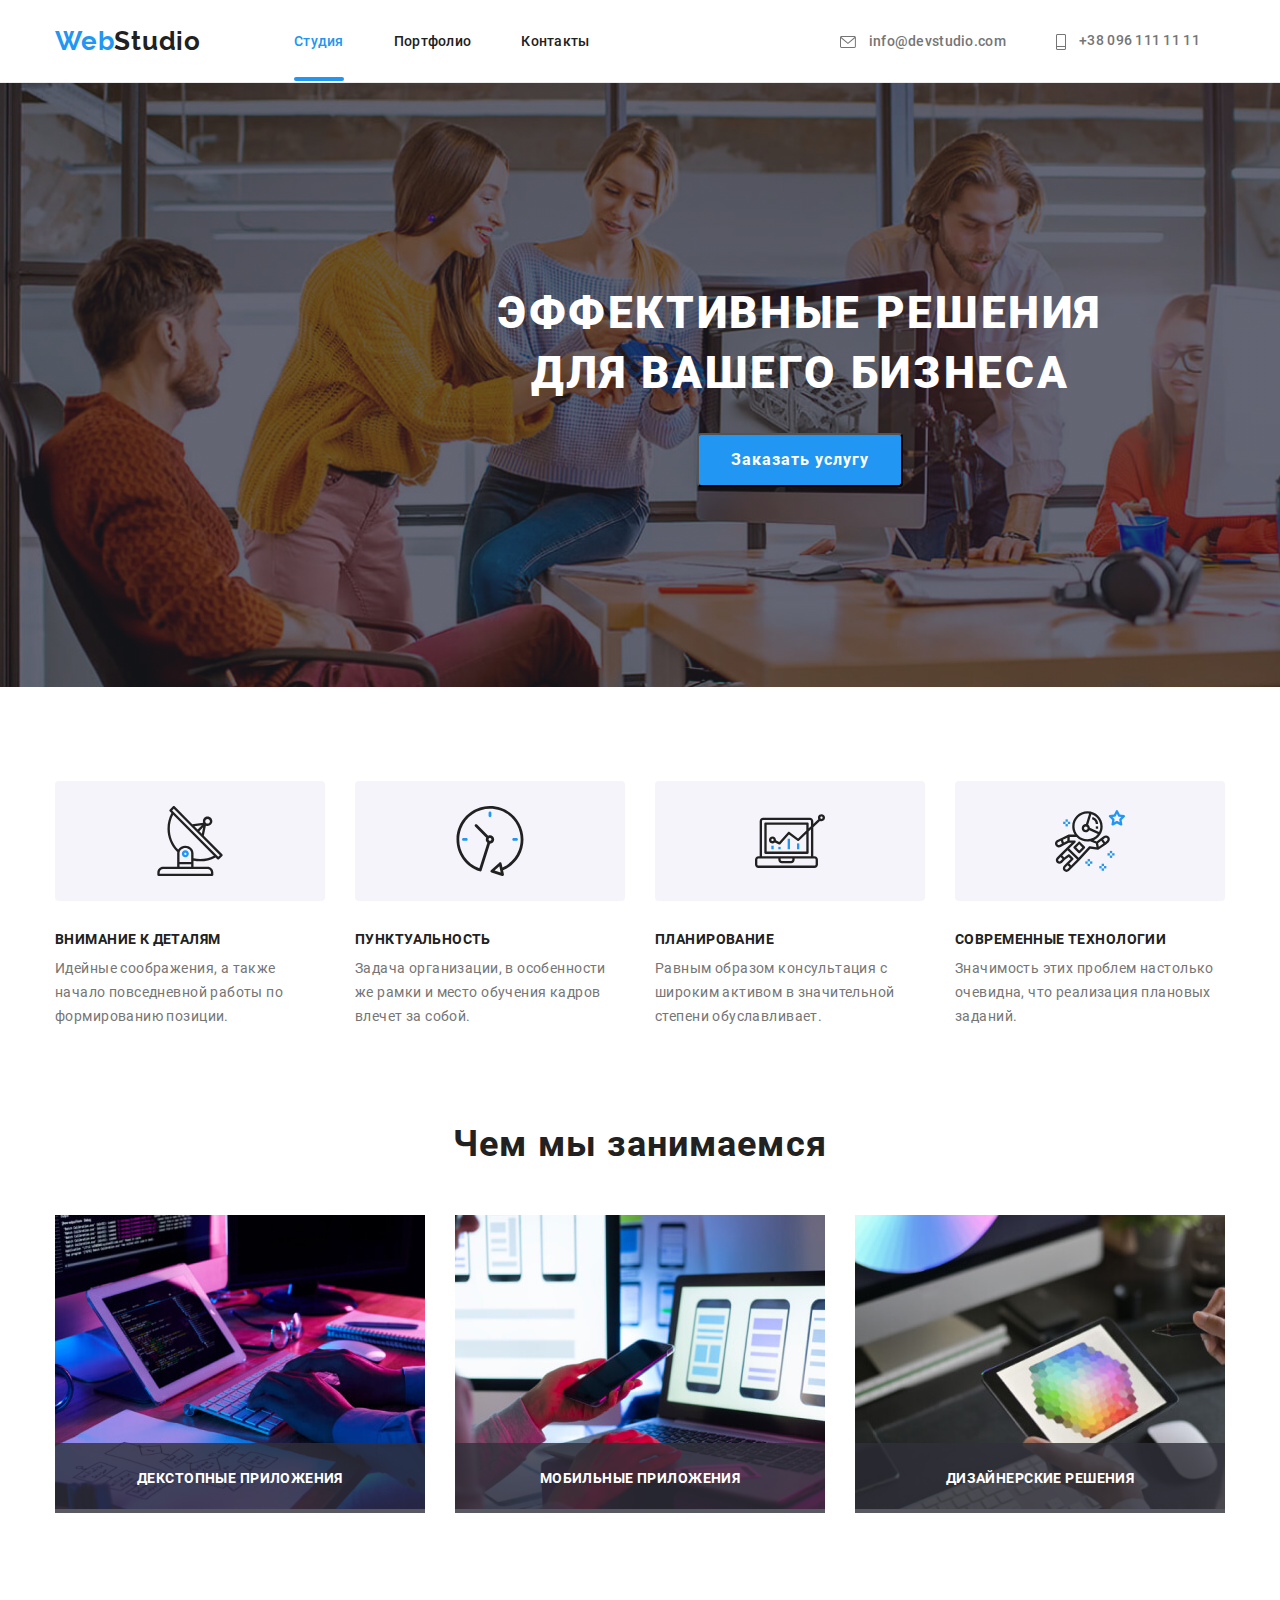
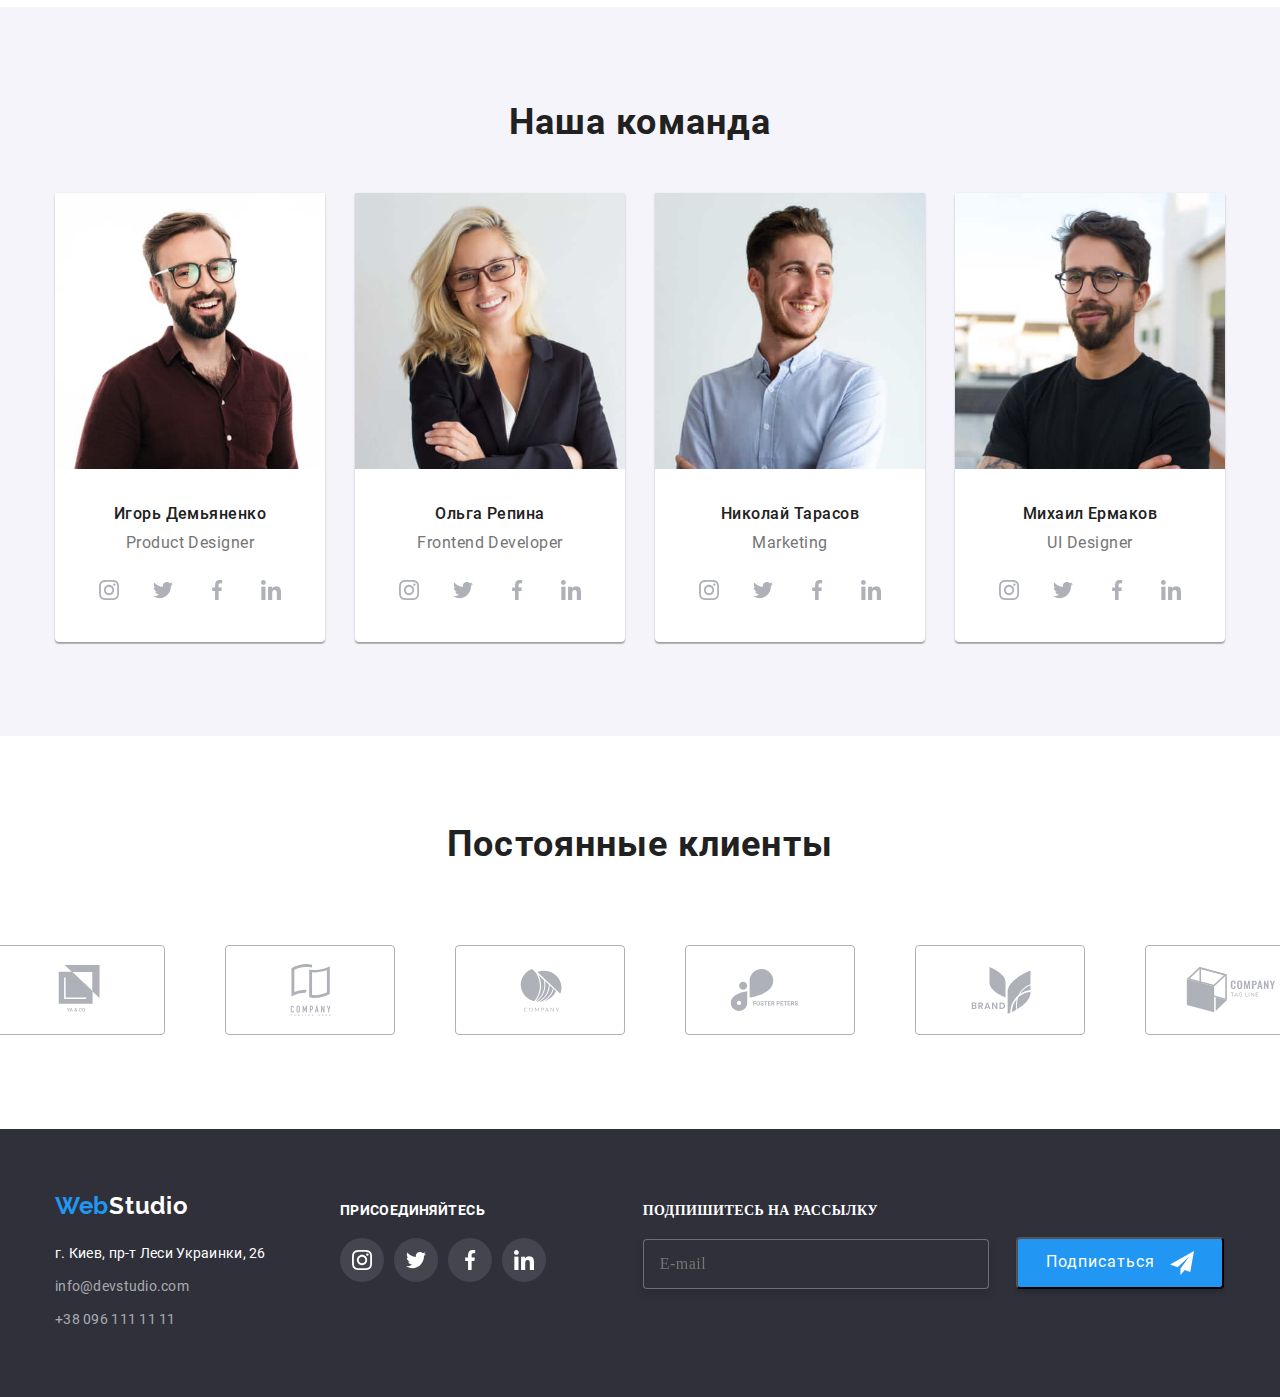
<file: index.html>
<!DOCTYPE html>
<html lang="ru">
<head>
    <meta charset="UTF-8">
    <meta name="viewport" content="width=device-width, initial-scale=1.0">
    <title>WebStudio</title>
    <link rel="stylesheet" type="text/css" href="css/normalize.css"/>
    <link rel="stylesheet" href="./css/fonts.css">
    <link rel="stylesheet" href="./css/main.min.css">
</head>
<body>
    <header class="header">
        <div class="container header-line">

       <!--navigation-->

       <div class="logo-link-cont">  
        <a class="logo-link" href="./index.html" aria-label="логотип сайта">
        <span class="logo-web">Web</span><span class="logo-s">Studio</span> 
        </a>
    </div> 
        <button type="button" class="menu-button is-open" 
        aria-expanded="false"
        data-menu-button
        >
        
            <svg class="menu-icon" 
    
            width="40" height="40" 
            aria-label="переключатель меню навигации" 
            aria-expanded="false" 
            aria-controls="menu-container">
    
                <use class="icon-menu" href="./images/sprite_.svg#icon-menu"></use>
                <use class="icon-close-menu" href="./images/sprite_.svg#icon-close"></use>
                
            </svg>
        </button>
    
        <div class="menu-container is-open" 
        id="menu-container" data-menu>
        
            <nav class="site-nav">
            <ul class="site-nav-list">
    
                <li class="site-nav-list-item">
                    <a class="site-nav-list-link is-current" href="./index.html"> Студия</a>
                </li>
         
                <li class="site-nav-list-item">
                    <a class="site-nav-list-link " href="./portfolio.html">Портфолио</a>
                </li>
         
                <li class="site-nav-list-item">
                    <a class="site-nav-list-link" href="#">Контакты</a>
                </li>
         
            </ul>   
                 </nav> 
                      
                 <address class="address-top">
                    <a class="address-mail" href="mailto:info@devstudio.com">
                     <svg class="address-mail-icon">
                         <use href="./images/sprite.svg#icon-envelope"> </use>
                     </svg> info@devstudio.com
                    </a>
                    <a class="address-tel" href="tel:+380961111111">
                     <svg class="address-tel-icon">
                         <use href="./images/sprite.svg#icon-vector"> </use>
                     </svg> +38 096 111 11 11
                    </a>
                </address>  
    
        </div>
    
      
    </div>
    
       </header> 

       
    <main> 

<!--slogan-->

<section class="slogan">
<div class="container">
        <h1 class="slogan-title" >Эффективные решения</br>для вашего бизнеса</h1> 

<!--modal-window--> 
        
        <button class="slogan-btn-order" type="button" data-modal-open="">Заказать услугу</button>

        <div class="backdrop is-hidden" data-modal="">

            <div class="modal">
                <p class="modal-text">Оставьте свои данные, мы вам перезвоним</p>
                <form class="modal-form">

                    <label class="modal__form-field">
                        Имя
                        <span class="modal__form-input-wrapper">
                            <input type="text" name="user_name" class="modal__form-input">
                            <span class="modal__form-icon"><svg class="modal-icon">
                                <use href="./images/sprite_.svg#icon-person"> </use>
                            </svg> </span>
                        </span>
                    </label>

                    <label class="modal__form-field">
                        Телефон
                        <span class="modal__form-input-wrapper">
                            <input type="tel" name="user_tel" class="modal__form-input">
                            <span class="modal__form-icon"><svg class="modal-icon">
                                <use href="./images/sprite_.svg#icon-phone-black"> </use>
                            </svg> </span>
                    </label>

                    <label class="modal__form-field">
                        Почта
                        <span class="modal__form-input-wrapper">
                            <input type="e-mail" name="e-mail" class="modal__form-input">
                            <span class="modal__form-icon"><svg class="modal-icon">
                                <use href="./images/sprite_.svg#icon-email"> </use>
                            </svg> </span>
                    </label>

                    <label class="modal__form-field-comment">
                        Комментарий
                        <textarea class="modal__form-message" name="user_message" placeholder="Введите текст"></textarea>
                    </label>

                
                    <input id="user-policy" type="checkbox" name="user_policy" value="accept-policy"
                        class="modal__form-policy visually-hidden"> 

                    <label for="user-policy" class="modal__form-policy-text"> Соглашаюсь с рассылкой и принимаю 
                        <a class="modal-deal"
                            href="#">Условия
                            договора</a></label>

                    <button type="submit" class="modal__form-btn">Отправить</button>
                
                </form>
    
    
            <button class="slogan-btn-order-close" type="button" data-modal-close="">
            
            <svg class="close-window">
                <use href="./images/sprite_.svg#icon-close"> </use>    
            </svg>   
            </button>
        </div>
        </div>

    </div>   
</section> 

    


<!--advantages-->
<section class="advantages-section">
    <div class="container">

    <h2 hidden class="advantages-title"> Наши преимущества</h2>
    
    <ul class="advantages-list">

   <li class="advantages-list-item">
       <div class="advantages-icon">
       <svg class="advantages-list-icon">
       <use href="./images/sprite.svg#icon-antenna"> </use>
    </svg> </div> 
        <h3 class="advantages-list-title">ВНИМАНИЕ К ДЕТАЛЯМ</h3>
        <p class="advantages-description">Идейные соображения, а также начало повседневной работы по формированию позиции.</p></li>

    <li class="advantages-list-item">
        <div class="advantages-icon">
        <svg class="advantages-list-icon">
        <use href="./images/sprite.svg#icon-clock"> </use>
    </svg> </div>     
        <h3 class="advantages-list-title">ПУНКТУАЛЬНОСТЬ</h3>
        <p class="advantages-description">Задача организации, в особенности же рамки и место обучения кадров влечет за собой.</p></li>

    <li class="advantages-list-item plan">
        <div class="advantages-icon">
        <svg class="advantages-list-icon">
            <use href="./images/sprite.svg#icon-diagram"> </use>
        </svg> </div> 
        <h3 class="advantages-list-title">ПЛАНИРОВАНИЕ</h3>
        <p class="advantages-description">Равным образом консультация с широким активом в значительной степени обуславливает.</p></li>
              
    <li class="advantages-list-item tech">
        <div class="advantages-icon">
        <svg class="advantages-list-icon">
            <use href="./images/sprite.svg#icon-astronaut"> </use>
                 </svg>  </div>
        <h3 class="advantages-list-title">СОВРЕМЕННЫЕ ТЕХНОЛОГИИ</h3>
    <p class="advantages-description">Значимость этих проблем настолько очевидна, что реализация плановых заданий.</p></li>

</ul>

</div>   
</section>

<!--activity-->
<section class="activity-section">
    <div class="container">

    <h2 class="activity-title">Чем мы занимаемся</h2>
    <ul class="activity-list">

        <li class="activity-list-item">
            <div class="activity-list-container">

                <picture class="activity-list-picture">
            <sourse
            srcset="./images/activity/pc_.jpg 1x, ./images/activity/pc_2x.jpg 2x"
            media="(min-width: 1200px)">
            <img class="activity-list-img" src="./images/activity/pc_.jpg" alt="специалист пишет алгоритм" width="370"
            height="294"/>
                </picture>
            <p class="activity-list-description">Декстопные приложения</p>
    </div> 
</li>
 
        <li class="activity-list-item">
            <div class="activity-list-container"> 

                <picture class="activity-list-picture">
            <sourse
            srcset="./images/activity/s_phone_.jpg 1x, ./images/activity/s_phone_2x.jpg 2x"
            media="(min-width: 1200px)">
            <img class="activity-list-img" src="./images/activity/s_phone_.jpg" alt="специалист адаптирует инфу для мобильной версии" width="370"
            height="294"/>
                </picture>
            <p class="activity-list-description">Мобильные приложения</p>
    </div>
</li>

        <li class="activity-list-item"> 
            <div class="activity-list-container">

                <picture class="activity-list-picture">
            <sourse
            srcset="./images/activity/table_.jpg 1x, ./images/activity/table_2x.jpg 2x"
            media="(min-width: 1200px)">

            <img class="activity-list-img" src="./images/activity/table_.jpg" alt="специалист разрабатывает дизайн" width="370"
            height="294"/>
                </picture>
            <p class="activity-list-description">Дизайнерские решения</p>
      
    </div>
</li>

    </ul>

</div>   
</section>

<!--team-->
<section class="team-section">
    <div class="container">

    <h2 class="team-title">Наша команда</h2>

    <div class="team-container">

    <ul class="team-list">
        <li class="team-list-item">
        <article class="team-card">
            <picture class="team-picture">
                <source
                srcset="./images/team/igor-demyanenko.jpg 1x, ./images/team/igor-demyanenko@2x.jpg 2x"
                media="(min-width: 320px)">
                <source
                srcset="./images/team/demyanenko-table-.jpg 1x, ./images/team/demyanenko-table-2x.jpg 2x"
                media="(min-width: 768px)">
                <source
                srcset="./images/team/demyanenko.jpg 1x, ./images/team/demyanenko.jpg 2x"
                media="(min-width: 1200px)">
            <img class="team-member-img" src="./images/team/demyanenko.jpg" alt="разработчик продукта" />
            </picture>
            <h3 class="team-member-name">Игорь Демьяненко</h3>
            <p class="team-member-prof" lang="en">Product Designer</p>
       
            <ul class="social-list">
                <li class="social-list-item">
                    <a class="social-list-link" href="">
                    <svg class="social-list-icon">
                        <use href="./images/sprite.svg#icon-instagram"> </use>
                    </svg>  
                    </a>
                </li>

                <li class="social-list-item">
                    <a class="social-list-link" href="">
                         <svg class="social-list-icon">
                        <use href="./images/sprite.svg#icon-twitter"> </use>
                    </svg> 
                        
                    </a>
                </li>

                <li class="social-list-item">
                    <a class="social-list-link" href="">
                         <svg class="social-list-icon">
                        <use href="./images/sprite.svg#icon-facebook"> </use>
                    </svg> 
                        
                    </a>
                </li>
 
                <li class="social-list-item">
                    <a class="social-list-link" href="">
                         <svg class="social-list-icon">
                        <use href="./images/sprite.svg#icon-linkedin"> </use>
                    </svg>  

                    </a>
                </li>
            </ul>
        
     </article>
        </li>

        <li class="team-list-item">
        <article class="team-card">
            <picture class="team-picture">
                <source
                srcset="./images/team/olga-repina.jpg 1x, ./images/team/olga-repina@2x.jpg 2x"
                media="(min-width: 320px)">
                <source
                srcset="./images/team/repina-table-.jpg 1x, ./images/team/repina-table-2x.jpg 2x"
                media="(min-width: 768px)">
                <source
                srcset="./images/team/repina.jpg 1x, ./images/team/repina-2x.jpg 2x"
                media="(min-width: 1200px)">
            <img class="team-member-img" src="./images/team/repina.jpg" alt="разработчик"/>
            </picture>
            <h3 class="team-member-name">Ольга Репина</h3>
            <p class="team-member-prof" lang="en">Frontend Developer</p>

            <ul class="social-list">
                <li class="social-list-item">
                    <a class="social-list-link" href="">
                    <svg class="social-list-icon">
                        <use href="./images/sprite.svg#icon-instagram"> </use>
                    </svg>  
                    </a>
                </li>

                <li class="social-list-item">
                    <a class="social-list-link" href="">
                         <svg class="social-list-icon">
                        <use href="./images/sprite.svg#icon-twitter"> </use>
                    </svg> 
                        
                    </a>
                </li>

                <li class="social-list-item">
                    <a class="social-list-link" href="">
                         <svg class="social-list-icon">
                        <use href="./images/sprite.svg#icon-facebook"> </use>
                    </svg> 
                        
                    </a>
                </li>
 
                <li class="social-list-item">
                    <a class="social-list-link" href="">
                         <svg class="social-list-icon">
                        <use href="./images/sprite.svg#icon-linkedin"> </use>
                    </svg>  

                    </a>
                </li>
            </ul>
        
       
        </article>
        </li>

        <li class="team-list-item">
        <article class="team-card">
            <picture class="team-picture">
                <source
                srcset="./images/team/nikolay-tarasov.jpg 1x, ./images/team/nikolay-tarasov@2x.jpg 2x"
                media="(min-width: 320px)">
                <source
                srcset="./images/team/repina-table-.jpg 1x, ./images/team/repina-table-2x.jpg 2x"
                media="(min-width: 768px)">
                <source
                srcset="./images/team/./images/team/tarasov-table-.jpg 1x, ./images/team/./images/team/tarasov-table-2x.jpg 2x"
                media="(min-width: 1200px)">
            <img class="team-member-img" src="./images/team/tarasov.jpg" alt="маркетолог" />
            </picture>
            <h3 class="team-member-name">Николай Тарасов</h3>
            <p class="team-member-prof" lang="en">Marketing</p>

            <ul class="social-list">
                <li class="social-list-item">
                    <a class="social-list-link" href="">
                    <svg class="social-list-icon">
                        <use href="./images/sprite.svg#icon-instagram"> </use>
                    </svg>  
                    </a>
                </li>

                <li class="social-list-item">
                    <a class="social-list-link" href="">
                         <svg class="social-list-icon">
                        <use href="./images/sprite.svg#icon-twitter"> </use>
                    </svg> 
                        
                    </a>
                </li>

                <li class="social-list-item">
                    <a class="social-list-link" href="">
                         <svg class="social-list-icon">
                        <use href="./images/sprite.svg#icon-facebook"> </use>
                    </svg> 
                        
                    </a>
                </li>
 
                <li class="social-list-item">
                    <a class="social-list-link" href="">
                         <svg class="social-list-icon">
                        <use href="./images/sprite.svg#icon-linkedin"> </use>
                    </svg>  

                    </a>
                </li>
            </ul>
        
        </article>
        </li>

        <li class="team-list-item">
        <article class="team-card">
             <picture class="team-picture">
                 <source
                 srcset="./images/team/mihail-ermakov.jpg 1x, ./images/team/mihail-ermakov@2x.jpg 2x"
                 media="(min-width: 320px)">
                 <source
                 srcset="./images/team/ermakov-table-.jpg 1x, ./images/team/ermakov-table-2x.jpg 2x"
                 media="(min-width: 768px)">
                 <source
                 srcset="./images/team/ermakov.jpg 1x, ./images/team/ermakov.jpg 2x"
                 media="(min-width: 1200px)">
            <img class="team-member-img" src="./images/team/ermakov.jpg" alt="дизайнер" />
        </picture>  
            <h3 class="team-member-name">Михаил Ермаков</h3>
            <p class="team-member-prof" lang="en">UI Designer</p>

            <ul class="social-list">
                <li class="social-list-item">
                    <a class="social-list-link" href="">
                    <svg class="social-list-icon">
                        <use href="./images/sprite.svg#icon-instagram"> </use>
                    </svg>  
                    </a>
                </li>

                <li class="social-list-item">
                    <a class="social-list-link" href="">
                         <svg class="social-list-icon">
                        <use href="./images/sprite.svg#icon-twitter"> </use>
                    </svg> 
                        
                    </a>
                </li>

                <li class="social-list-item">
                    <a class="social-list-link" href="">
                         <svg class="social-list-icon">
                        <use href="./images/sprite.svg#icon-facebook"> </use>
                    </svg> 
                        
                    </a>
                </li>
 
                <li class="social-list-item">
                    <a class="social-list-link" href="">
                         <svg class="social-list-icon">
                        <use href="./images/sprite.svg#icon-linkedin"> </use>
                    </svg>  

                    </a>
                </li>
            </ul>
        
       
        </article>
        </li>
    </ul>
</div>
</div>
</section>


<section class="clients">
    <div class="container">

<!--clients-->

<h2 class="clients-title">Постоянные клиенты</h2>

<ul class="clients-list">

    <li class="clients-list-item">
        <a class="clients-list-link" href="">
             <svg class="clients-list-icon">
            <use href="./images/sprite.svg#icon-logo"> </use>
        </svg> 
        </a>
    </li>


    <li class="clients-list-item">
        <a class="clients-list-link" href="">
             <svg class="clients-list-icon">
            <use href="./images/sprite.svg#icon-logo2"> </use>
        </svg> 
        </a>
    </li>

    <li class="clients-list-item">
        <a class="clients-list-link" href="">
             <svg class="clients-list-icon">
            <use href="./images/sprite.svg#icon-logo3"> </use>
        </svg> 
        </a>
    </li>

    <li class="clients-list-item">
        <a class="clients-list-link" href="">
             <svg class="clients-list-icon">
            <use href="./images/sprite.svg#icon-logo4"> </use>
        </svg> 
        </a>
    </li>

    <li class="clients-list-item">
        <a class="clients-list-link" href="">
             <svg class="clients-list-icon">
            <use href="./images/sprite.svg#icon-logo5"> </use>
        </svg> 
        </a>
    </li>

    <li class="clients-list-item">
        <a class="clients-list-link" href="">
             <svg class="clients-list-icon">
            <use href="./images/sprite.svg#icon-logo6"> </use>
        </svg> 
        </a>
    </li>


</ul>
    </div>
</section>


</main>







<footer class="footer">

    <div class="container"> 

        <div class="footer-info"> 

       <!--logo-->

    <a class="footer-logo-link" href="./index.html" aria-label="логотип сайта">
           <span class="footer-logo-web">Web</span><span class="footer-logo-s">Studio</span>
      </a> 

        <!--contacts-down-page-->
     
    <address class="address">

       <ul class="contacts-list">
           
       <li class="contacts-list-item">
           <a class="contacts-list-link-address" href="https://goo.gl/maps/fECj5E4mMDFayc1R9" target="_blank">г. Киев, пр-т Леси Украинки, 26
           </a>
       </li>

       <li class="contacts-list-item">
           <a class="contacts-list-link-mail" href="mailto:info@devstudio.com">info@devstudio.com</a>
        </li>

        <li class="contacts-list-item">
            <a class="contacts-list-link-tel" href="tel:+380961111111">+38 096 111 11 11</a>
        </li>    
     </li>    
        </li>    
     </li> 
   
        </li>    

        </div>

       </address>
</li>

<div class="footer-info-soc"> 
    <h3 class="footer-social-title">Присоединяйтесь</h3>

       <ul class="footer-social-list">
      

        <li class="footer-social-list-item">
            <a class="footer-social-list-link" href="">
                 <svg class="footer-social-list-icon">
                <use href="./images/sprite.svg#icon-instagram"> </use>
            </svg> 
                
            </a>
        </li>

        <li class="footer-social-list-item">
            <a class="footer-social-list-link" href="">
            <svg class="footer-social-list-icon">
                <use href="./images/sprite.svg#icon-twitter"> </use>
            </svg>  
            </a>
        </li>

        <li class="footer-social-list-item">
            <a class="footer-social-list-link" href="">
                 <svg class="footer-social-list-icon">
                <use href="./images/sprite.svg#icon-facebook"> </use>
            </svg> 
                
            </a>
        </li>

        <li class="footer-social-list-item">
            <a class="footer-social-list-link" href="">
                 <svg class="footer-social-list-icon">
                <use href="./images/sprite.svg#icon-linkedin"> </use>
            </svg>  

            </a>
        </li>

    </li>

    </div>

    <div class="footer-form-container">
       
        <form class="footer-form" autocomplete="off">

            <div class="form-group">


            <label class="footer-label" for="email">Подпишитесь на рассылку
            
            <input class="footer-input"
            type="email" name="email" placeholder="E-mail">

        </label>

        <button class="footer-form-btn" type="submit"> 
            Подписаться
        
           <svg class="icon-send">
               <use href="./images/sprite_.svg#icon-send"> </use>
           </svg>   
        </button> 



    </div>

        </form>
        
       
    </div>


   </div>
  

       </footer>  


       <script src="./js/modal.js"></script>
       <script src="./js/menu.js"></script>
</body>
</html>
</file>
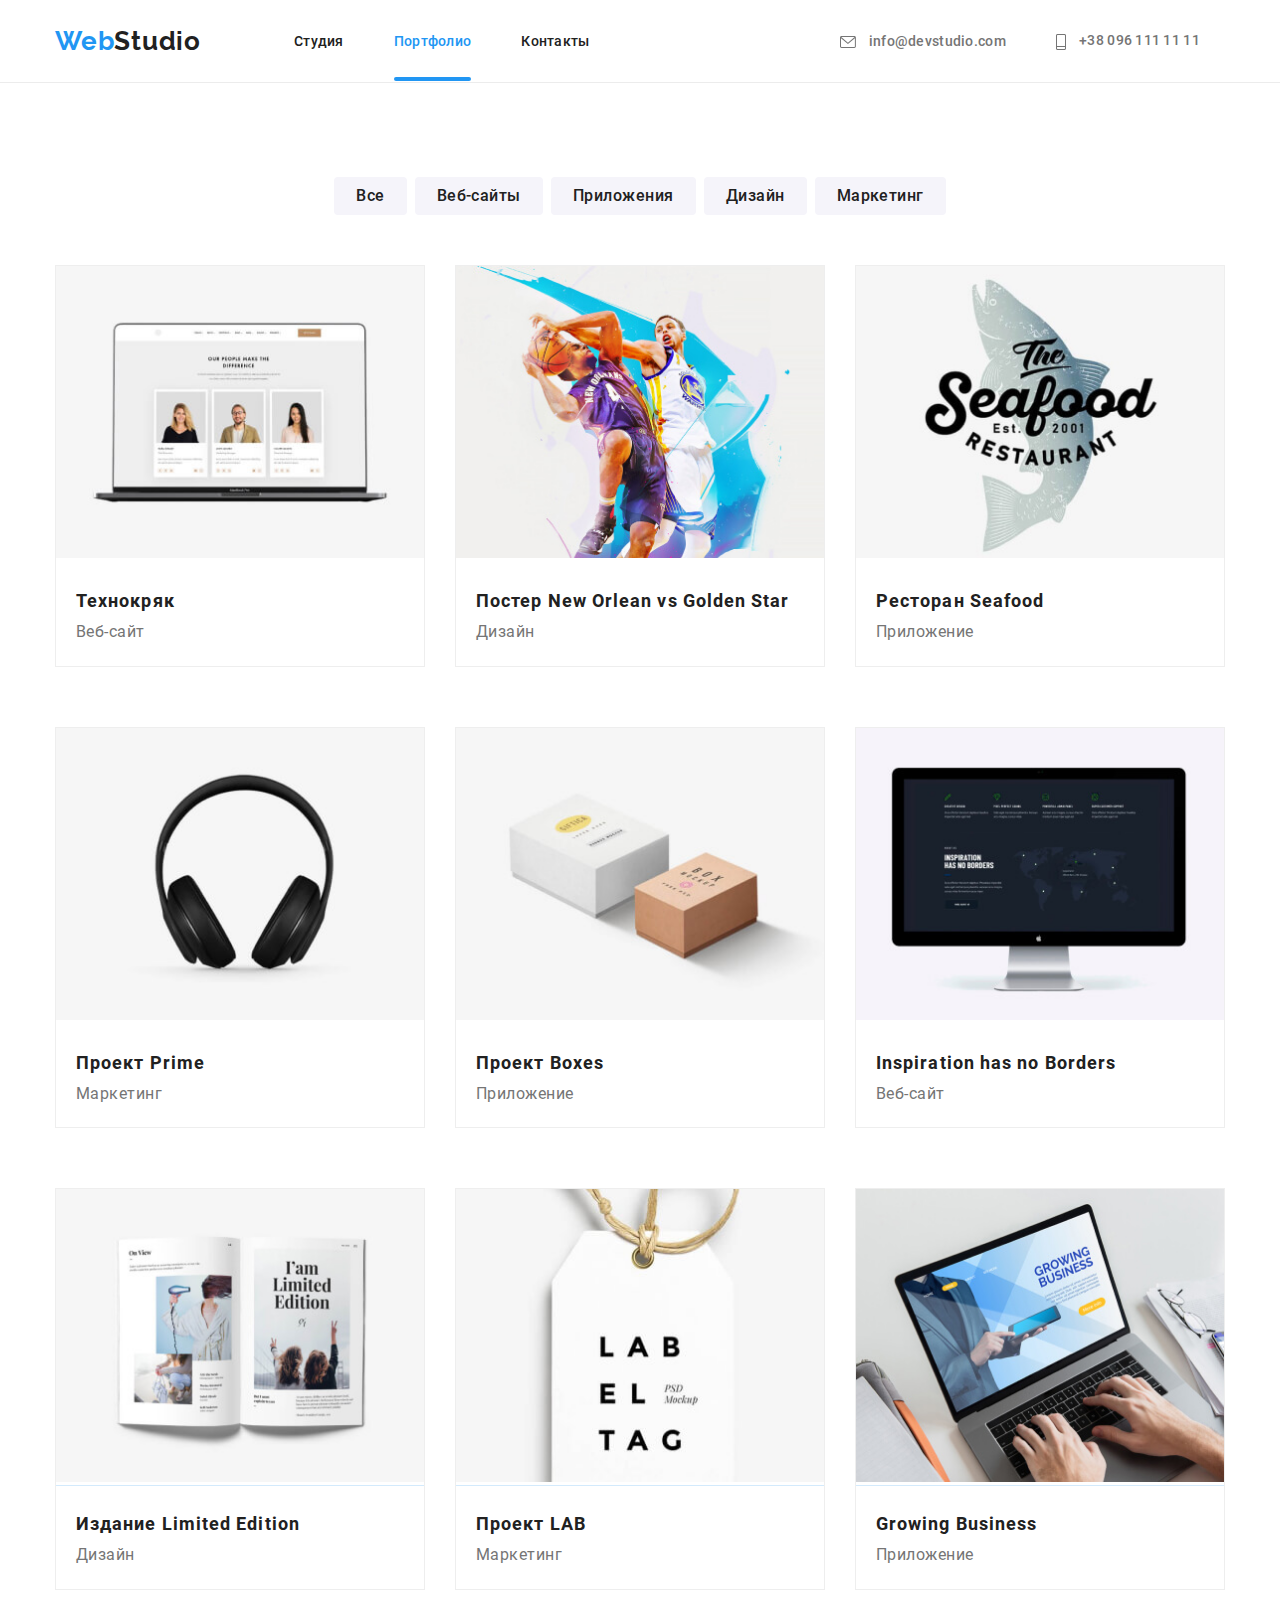
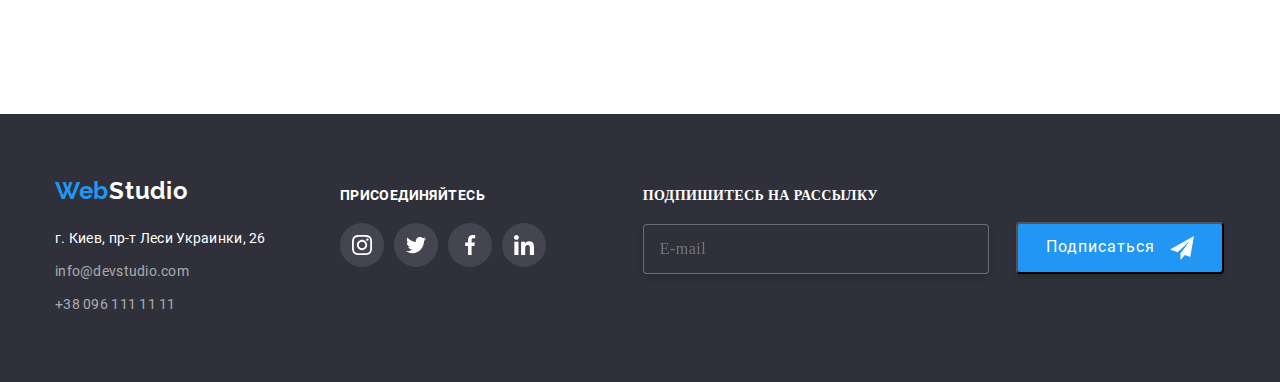
<file: portfolio.html>
<!DOCTYPE html>
<html lang="ru">
<head>
    
    <meta charset="UTF-8">
    <meta name="viewport" content="width=device-width, initial-scale=1.0">
    <title>Portfolio</title>
    <link rel="stylesheet" type="text/css" href="css/normalize.css"/>
    <link rel="stylesheet" href="./css/fonts.css">
    <link rel="stylesheet" href="./css/main.min.css">
</head>
<body>
    <header class="header">
        <div class="container header-line">

        <!--navigation-->

    <div class="logo-link-cont">  
    <a class="logo-link" href="./index.html" aria-label="логотип сайта">
    <span class="logo-web">Web</span><span class="logo-s">Studio</span> 
    </a>
</div> 
    <button type="button" class="menu-button is-open" 
    aria-expanded="false"
    data-menu-button
    >
    
        <svg class="menu-icon" 

        width="40" height="40" 
        aria-label="переключатель меню навигации" 
        aria-expanded="false" 
        aria-controls="menu-container">

            <use class="icon-menu" href="./images/sprite_.svg#icon-menu"></use>
            <use class="icon-close-menu" href="./images/sprite_.svg#icon-close"></use>
            
        </svg>
    </button>

    <div class="menu-container is-open" 
    id="menu-container" data-menu>
    
        <nav class="site-nav">
        <ul class="site-nav-list">

            <li class="site-nav-list-item">
                <a class="site-nav-list-link" href="./index.html"> Студия</a>
            </li>
     
            <li class="site-nav-list-item">
                <a class="site-nav-list-link is-current" href="./portfolio.html">Портфолио</a>
            </li>
     
            <li class="site-nav-list-item">
                <a class="site-nav-list-link" href="#">Контакты</a>
            </li>
     
        </ul>   
             </nav> 
                  
             <address class="address-top">
                <a class="address-mail" href="mailto:info@devstudio.com">
                 <svg class="address-mail-icon">
                     <use href="./images/sprite.svg#icon-envelope"> </use>
                 </svg> info@devstudio.com
                </a>
                <a class="address-tel" href="tel:+380961111111">
                 <svg class="address-tel-icon">
                     <use href="./images/sprite.svg#icon-vector"> </use>
                 </svg> +38 096 111 11 11
                </a>
            </address>  

    </div>

  
</div>

       </header>


<main>
  
<!--products-->

<section class="products">

    <div class="container"> 

<h1 class="main-title" hidden>Наши продукты</h1> 

<!-- filters -->

<ul class="filters-list">
    
    <li class="filters-list-item">
        <button class="filters-products-btn" type="button"> Все</button>
    </li>

    <li class="filters-list-item">
        <button class="filters-sites-btn" type="button"> Веб-сайты</button>
    </li>

    <li class="filters-list-item">
        <button class="filters-app-btn" type="button">Приложения</button>
    </li>

    <li class="filters-list-item">
        <button class="filters-design-btn" type="button"> Дизайн</button>
    </li>

    <li class="filters-list-item">
        <button class="filters-marketing-btn" type="button"> Маркетинг</button>
    </li>
</ul>

<!-- products-types -->

<ul class="products-types-list">

    <li class="products-types-list-item">

        <a class="products-types-img-link" href="#">
            <div class="prod-img-cont">
                
                <picture class="portfolio-picture">
                <source
                     srcset="./images/portfolio/portfolio-mobile-1.jpg 1x, ./images/portfolio/portfolio-mobile-1@2x.jpg 2x"
                    media="(min-width: 320px)">
                <sourse
                    srcset="./images/portfolio/portfolio-tablet-1.jpg 1x, ./images/portfolio/portfolio-tablet-1@2x.jpg 2x"
                    media="(min-width: 768px)">
                <sourse
                    srcset="./images/portfolio/portfolio-desktop-1.jpg 1x, ./images/portfolio/portfolio-desktop-1@2x.jpg 2x"
                    media="(min-width: 1200px)">    


            <img class="products-types-img" src="./images/tech.jpg" alt="сайт-технокряк"/>
        </picture>


            <p class="products-over-text">Технокряк это современная площадка распространения коронавируса. Компании используют эту платформу для цифрового шпионажа и атак на защищённые сервера конкурентов.</p>
        </div>    
            <div class="products-card-content">

            <h2 class="products-title">Технокряк</h2>
            <p class="products-types-definition">Веб-сайт</p>
            
            </div>
  
        </a>
    </li>

    <li class="products-types-list-item">

        <a class="products-types-img-link" href="#">
             <div class="prod-img-cont">
             
                <picture class="portfolio-picture">
                    <source
                         srcset="./images/portfolio/portfolio-mobile-2.jpg 1x, ./images/portfolio/portfolio-mobile-2@2x.jpg 2x"
                        media="(min-width: 320px)">
                    <sourse
                        srcset="./images/portfolio/portfolio-tablet-2.jpg 1x, ./images/portfolio/portfolio-tablet-2@2x.jpg 2x"
                        media="(min-width: 768px)">
                    <sourse
                        srcset="./images/portfolio/portfolio-desktop-2.jpg 1x, ./images/portfolio/portfolio-desktop-2@2x.jpg 2x"
                        media="(min-width: 1200px)">              
                <img class="products-types-img" src="./images/poster.jpg" alt="постер-новый-орлеан"/>
                </picture>


            <p class="products-over-text">Технокряк это современная площадка распространения коронавируса. Компании используют эту платформу для цифрового шпионажа и атак на защищённые сервера конкурентов.</p>
        </div>
            <div class="products-card-content">

            <h2 class="products-title">Постер <span lang="en"> New Orlean vs Golden Star</span ></h2>
            <p class="products-types-definition">Дизайн</p> 
            
            </div>
        </a>
    </li>

    <li class="products-types-list-item">

        <a class="products-types-img-link" href="#">
            <div class="prod-img-cont">
               
               <picture class="portfolio-picture">
               <source
                    srcset="./images/portfolio/portfolio-mobile-3.jpg 1x, ./images/portfolio/portfolio-mobile-3@2x.jpg 2x"
                    media="(min-width: 320px)">
                <sourse
                    srcset="./images/portfolio/portfolio-tablet-3.jpg 1x, ./images/portfolio/portfolio-tablet-3@2x.jpg 2x"
                    media="(min-width: 768px)">
                <sourse
                    srcset="./images/portfolio/portfolio-desktop-3.jpg 1x, ./images/portfolio/portfolio-desktop-3@2x.jpg 2x"
                    media="(min-width: 1200px)">    
 

            <img class="products-types-img" src="./images/seafood.jpg" alt="приложение-ресторан"/>
               </picture>


            <p class="products-over-text">Технокряк это современная площадка распространения коронавируса. Компании используют эту платформу для цифрового шпионажа и атак на защищённые сервера конкурентов.</p>
        </div>
            <div class="products-card-content">

            <h2 class="products-title">Ресторан <span lang="en">Seafood</span></h2>
            <p class="products-types-definition">Приложение</p> 

            </div>
        </a>
    </li>

    <li class="products-types-list-item">

        <a class="products-types-img-link" href="#">
              <div class="prod-img-cont">
              
                <picture class="portfolio-picture">
                    <source
                         srcset="./images/portfolio/portfolio-mobile-4.jpg 1x, ./images/portfolio/portfolio-mobile-4@2x.jpg 2x"
                        media="(min-width: 320px)">
                    <sourse
                        srcset="./images/portfolio/portfolio-tablet-4.jpg 1x, ./images/portfolio/portfolio-tablet-4@2x.jpg 2x"
                        media="(min-width: 768px)">
                    <sourse
                        srcset="./images/portfolio/portfolio-desktop-4.jpg 1x, ./images/portfolio/portfolio-desktop-4@2x.jpg 2x"
                        media="(min-width: 1200px)">   

            <img class="products-types-img" src="./images/prime.jpg" alt="маркетинг-прайм"/>
                </picture>


            <p class="products-over-text">Технокряк это современная площадка распространения коронавируса. Компании используют эту платформу для цифрового шпионажа и атак на защищённые сервера конкурентов.</p>
        </div>
            <div class="products-card-content">

            <h2 class="products-title">Проект <span lang="en">Prime</span></h2>
            <p class="products-types-definition">Маркетинг</p> 

            </div>
        </a>
    </li>

    <li class="products-types-list-item">

        <a class="products-types-img-link" href="#">
            <div class="prod-img-cont">
               
               <picture class="portfolio-picture">
               <source
                    srcset="./images/portfolio/portfolio-mobile-5.jpg 1x, ./images/portfolio/portfolio-mobile-5@2x.jpg 2x"
                    media="(min-width: 320px)">
                <sourse
                    srcset="./images/portfolio/portfolio-tablet-5.jpg 1x, ./images/portfolio/portfolio-tablet-5@2x.jpg 2x"
                    media="(min-width: 768px)">
                <sourse
                    srcset="./images/portfolio/portfolio-desktop-5.jpg 1x, ./images/portfolio/portfolio-desktop-5@2x.jpg 2x"
                    media="(min-width: 1200px)">    


            <img class="products-types-img" src="./images/boxes.jpg" alt="приложение-бокс"/>
               </picture>


            <p class="products-over-text">Технокряк это современная площадка распространения коронавируса. Компании используют эту платформу для цифрового шпионажа и атак на защищённые сервера конкурентов.</p>
        </div>
            <div class="products-card-content">

            <h2 class="products-title">Проект <span lang="en">Boxes</span></h2>
            <p class="products-types-definition">Приложение</p> 

            </div>
        </a>
    </li>

    <li class="products-types-list-item">

        <a class="products-types-img-link" href="#">
            <div class="prod-img-cont">
               
               <picture class="portfolio-picture">
               <source
                    srcset="./images/portfolio/portfolio-mobile-6.jpg 1x, ./images/portfolio/portfolio-mobile-6@2x.jpg 2x"
                    media="(min-width: 320px)">
                <sourse
                    srcset="./images/portfolio/portfolio-tablet-6.jpg 1x, ./images/portfolio/portfolio-tablet-6@2x.jpg 2x"
                    media="(min-width: 768px)">
                <sourse
                    srcset="./images/portfolio/portfolio-desktop-6.jpg 1x, ./images/portfolio/portfolio-desktop-6@2x.jpg 2x"
                    media="(min-width: 1200px)">    


            <img class="products-types-img" src="./images/inspiration.jpg" alt="сайт-вдохновение-без-границ"/>
               </picture>


            <p class="products-over-text">Технокряк это современная площадка распространения коронавируса. Компании используют эту платформу для цифрового шпионажа и атак на защищённые сервера конкурентов.</p>
        </div>
            <div class="products-card-content">

            <h2 class="products-title" lang="en">Inspiration has no Borders </h2>
            <p class="products-types-definition">Веб-сайт</p> 

            </div>
        </a>
    </li>

    <li class="products-types-list-item">

        <a class="products-types-img-link" href="#">
              <div class="prod-img-cont">
              
                <picture class="portfolio-picture">
                    <source
                         srcset="./images/portfolio/portfolio-mobile-7.jpg 1x, ./images/portfolio/portfolio-mobile-7@2x.jpg 2x"
                        media="(min-width: 320px)">
                    <sourse
                        srcset="./images/portfolio/portfolio-tablet-7.jpg 1x, ./images/portfolio/portfolio-tablet-7@2x.jpg 2x"
                        media="(min-width: 768px)">
                    <sourse
                        srcset="./images/portfolio/portfolio-desktop-7.jpg 1x, ./images/portfolio/portfolio-desktop-7@2x.jpg 2x"
                        media="(min-width: 1200px)">   

            <img class="products-types-img" src="./images/limited.jpg" alt="дизайн-издание"/>
                </picture>


            <p class="products-over-text">Технокряк это современная площадка распространения коронавируса. Компании используют эту платформу для цифрового шпионажа и атак на защищённые сервера конкурентов.</p>
        </div>
            <div class="products-card-content">

            <h2 class="products-title">Издание <span lang="en">Limited Edition</span></h2>
            <p class="products-types-definition">Дизайн</p> 

            </div>
        </a>
    </li>

    <li class="products-types-list-item">

        <a class="products-types-img-link" href="#">
              <div class="prod-img-cont">
              
              <picture class="portfolio-picture">
                <source
                     srcset="./images/portfolio/portfolio-mobile-8.jpg 1x, ./images/portfolio/portfolio-mobile-8@2x.jpg 2x"
                     media="(min-width: 320px)">
                <sourse
                     srcset="./images/portfolio/portfolio-tablet-8.jpg 1x, ./images/portfolio/portfolio-tablet-8@2x.jpg 2x"
                     media="(min-width: 768px)">
                <sourse
                     srcset="./images/portfolio/portfolio-desktop-8.jpg 1x, ./images/portfolio/portfolio-desktop-8@2x.jpg 2x"
                     media="(min-width: 1200px)">
 
                

            <img class="products-types-img" src="./images/l-a-b.jpg" alt="маркетинг-л-а-б"/>
        </picture>


            <p class="products-over-text">Технокряк это современная площадка распространения коронавируса. Компании используют эту платформу для цифрового шпионажа и атак на защищённые сервера конкурентов.</p>
        </div>
            <div class="products-card-content">

            <h2 class="products-title">Проект <span lang="en">LAB </span></h2>
            <p class="products-types-definition">Маркетинг</p> 

            </div>
        </a>
    </li>

    <li class="products-types-list-item">

        <a class="products-types-img-link" href="#">
            <div class="prod-img-cont">
               
               <picture class="portfolio-picture">
               <source
                    srcset="./images/portfolio/portfolio-mobile-9.jpg 1x, ./images/portfolio/portfolio-mobile-9@2x.jpg 2x"
                    media="(min-width: 320px)">
                <sourse
                    srcset="./images/portfolio/portfolio-tablet-9.jpg 1x, ./images/portfolio/portfolio-tablet-9@2x.jpg 2x"
                    media="(min-width: 768px)">
                <sourse
                    srcset="./images/portfolio/portfolio-desktop-9.jpg 1x, ./images/portfolio/portfolio-desktop-9@2x.jpg 2x"
                    media="(min-width: 1200px)">    


            <img class="products-types-img" src="./images/business.jpg" alt="приложение-рост-бизнеса"/>
               </picture>


               <p class="products-over-text">Технокряк это современная площадка распространения коронавируса. Компании используют эту платформу для цифрового шпионажа и атак на защищённые сервера конкурентов.</p>
            </div>
                <div class="products-card-content">

            <h2 class="products-title" lang="en">Growing Business </h2>
            <p class="products-types-definition">Приложение</p> 

            </div>
        </a>
    </li>
       
</ul>   

</div>

</section>

</main>  





<footer class="footer">

    <div class="container"> 

        <div class="footer-info"> 

       <!--logo-->

       <a class="footer-logo-link" href="./index.html" aria-label="логотип сайта">
           <span class="footer-logo-web">Web</span><span class="footer-logo-s">Studio</span>
      </a> 

        <!--contacts-down-page-->
     
       <address class="address">

       <ul class="contacts-list">
           
       <li class="contacts-list-item">
           <a class="contacts-list-link-address" href="https://goo.gl/maps/fECj5E4mMDFayc1R9" target="_blank">г. Киев, пр-т Леси Украинки, 26
           </a>
       </li>

       <li class="contacts-list-item">
           <a class="contacts-list-link-mail" href="mailto:info@devstudio.com">info@devstudio.com</a>
        </li>

        <li class="contacts-list-item">
            <a class="contacts-list-link-tel" href="tel:+380961111111">+38 096 111 11 11</a>
        </li>    
     </li>    
        </li>    
     </li> 
   
        </li>    

        </div>

       </address>
</li>

<div class="footer-info-soc"> 
    <h3 class="footer-social-title">Присоединяйтесь</h3>

       <ul class="footer-social-list">
      

        <li class="footer-social-list-item">
            <a class="footer-social-list-link" href="">
                 <svg class="footer-social-list-icon">
                <use href="./images/sprite.svg#icon-instagram"> </use>
            </svg> 
                
            </a>
        </li>

        <li class="footer-social-list-item">
            <a class="footer-social-list-link" href="">
            <svg class="footer-social-list-icon">
                <use href="./images/sprite.svg#icon-twitter"> </use>
            </svg>  
            </a>
        </li>

        <li class="footer-social-list-item">
            <a class="footer-social-list-link" href="">
                 <svg class="footer-social-list-icon">
                <use href="./images/sprite.svg#icon-facebook"> </use>
            </svg> 
                
            </a>
        </li>

        <li class="footer-social-list-item">
            <a class="footer-social-list-link" href="">
                 <svg class="footer-social-list-icon">
                <use href="./images/sprite.svg#icon-linkedin"> </use>
            </svg>  

            </a>
        </li>

    </li>

    </div>

    <div class="footer-form-container">
       
        <form class="footer-form" autocomplete="off">

            <div class="form-group">


            <label class="footer-label" for="email">Подпишитесь на рассылку
            
            <input class="footer-input"
            type="email" name="email" placeholder="E-mail">

        </label>

        <button class="footer-form-btn" type="submit"> 
            Подписаться
        
           <svg class="icon-send">
               <use href="./images/sprite_.svg#icon-send"> </use>
           </svg>   
        </button> 



    </div>

        </form>



    </div>


   </div>
  

       </footer>       
<script src="./js/menu.js"></script>
</body>
</html>
</file>
<file: css/fonts.css>
@font-face {
    font-family: "Raleway"; 
    font-style: normal;
    font-weight: 700;
    font-display: swap;
    src:  url("../fonts/Raleway-Bold.woff") format("woff");}

@font-face {
    font-family: "Roboto"; 
    font-style: normal;
    font-weight: 700;
    font-display: swap; 
    src: url("../fonts/Roboto-Bold.woff") format("woff");}

@font-face {
    font-family: "Roboto";  
    font-style: normal;
    font-weight: 400;
    text-align: center;
    font-display: swap;
    src: url("../fonts/Roboto-Regular.woff") format("woff");}

@font-face {
    font-family: "Roboto"; 
    font-style: normal;
    font-weight: 500;
    font-display: swap;
    src: url("../fonts/Roboto-Medium.woff") format("woff");} 

  @font-face {
    font-family: "Roboto"; 
    font-style: normal;
    font-weight: 900;
    font-display: swap;
    src: url("../fonts/Roboto-Black.woff") format("woff");}
</file>
<file: css/main.min.css>
.visually-hidden{position:absolute !important;clip:rect(1px 1px 1px 1px);clip:rect(1px, 1px, 1px, 1px);padding:0 !important;border:0 !important;height:1px !important;width:1px !important;overflow:hidden}:root{--main-color:  #212121;--accent-color: #2196F3;--white-color: #fff;--filters-color: #F5F4FA;--second-color: #757575;--icon-color: #AFB1B8;--footer-color: #2F303A;--header-line-color: #ECECEC;--portfolio-border-color: #EEEEEE;--outline-color: #000;--main-font: "Roboto";--second-font: "Raleway";--card-set-gap: 30px}body{color:var(--main-color);font:var(--main-font)}.address,.contacts{font-style:normal}html{-webkit-box-sizing:border-box;box-sizing:border-box}*,*::before,*::after{-webkit-box-sizing:inherit;box-sizing:inherit;margin:0;padding:0}h1,h2,h3,h4,h5,h6,p{margin:0}img{max-width:100%;height:auto}.container{width:100%;padding:0 15px;margin-left:auto;margin-right:auto}@media screen and (min-width: 480px){.container{max-width:480px;padding:0 15px;margin:0 auto}}@media screen and (min-width: 768px){.container{max-width:768px;padding:0 15px}}@media screen and (min-width: 1200px){.container{max-width:1200px;padding:0 15px}}@media screen and (min-width: 320px) and (max-width: 767px){.social-list{padding:0;margin:0;display:-webkit-box;display:-ms-flexbox;display:flex;-webkit-box-pack:center;-ms-flex-pack:center;justify-content:center;margin-left:auto;margin-right:auto}.social-list-item{display:-webkit-box;display:-ms-flexbox;display:flex;-webkit-box-align:center;-ms-flex-align:center;align-items:center;margin-bottom:30px}.social-list-item:not(:last-child){margin-right:10px}.social-list-link{display:-webkit-box;display:-ms-flexbox;display:flex;-webkit-box-pack:center;-ms-flex-pack:center;justify-content:center;-webkit-box-align:center;-ms-flex-align:center;align-items:center;width:44px;height:44px;border-radius:50%;background-color:transparent;-webkit-transition:250ms cubic-bezier(0.4, 0, 0.2, 1);transition:250ms cubic-bezier(0.4, 0, 0.2, 1)}.social-list-link:hover,.social-list-link:focus{background-color:var(--accent-color)}.social-list-icon{width:20px;height:20px;fill:var(--icon-color);-webkit-transition:250ms cubic-bezier(0.4, 0, 0.2, 1);transition:250ms cubic-bezier(0.4, 0, 0.2, 1)}.social-list-icon:hover,.social-list-icon:focus{fill:var(--white-color)}}@media screen and (min-width: 768px){.social-list{padding:0;margin:0;display:-webkit-box;display:-ms-flexbox;display:flex;-webkit-box-pack:center;-ms-flex-pack:center;justify-content:center;margin-left:auto;margin-right:auto;margin-bottom:30px}.social-list-item{display:-webkit-box;display:-ms-flexbox;display:flex;-webkit-box-align:center;-ms-flex-align:center;align-items:center}.social-list-item:not(:last-child){margin-right:10px}.social-list-link{display:-webkit-box;display:-ms-flexbox;display:flex;-webkit-box-pack:center;-ms-flex-pack:center;justify-content:center;-webkit-box-align:center;-ms-flex-align:center;align-items:center;width:44px;height:44px;border-radius:50%;background-color:var(--white-color);-webkit-transition:250ms cubic-bezier(0.4, 0, 0.2, 1);transition:250ms cubic-bezier(0.4, 0, 0.2, 1)}.social-list-link:hover,.social-list-link:focus{background-color:var(--accent-color)}.social-list-icon{width:20px;height:20px;fill:var(--icon-color);-webkit-transition:250ms cubic-bezier(0.4, 0, 0.2, 1);transition:250ms cubic-bezier(0.4, 0, 0.2, 1)}.social-list-icon:hover,.social-list-icon:focus{fill:var(--white-color)}}@media screen and (min-width: 1200px){.social-list{padding:0;margin:0;display:-webkit-box;display:-ms-flexbox;display:flex;-webkit-box-pack:center;-ms-flex-pack:center;justify-content:center;margin-left:auto;margin-right:auto;margin-bottom:30px}.social-list-item{display:-webkit-box;display:-ms-flexbox;display:flex;-webkit-box-align:center;-ms-flex-align:center;align-items:center}.social-list-item:not(:last-child){margin-right:10px}.social-list-link{display:-webkit-box;display:-ms-flexbox;display:flex;-webkit-box-pack:center;-ms-flex-pack:center;justify-content:center;-webkit-box-align:center;-ms-flex-align:center;align-items:center;width:44px;height:44px;border-radius:50%;background-color:var(--white-color);-webkit-transition:250ms cubic-bezier(0.4, 0, 0.2, 1);transition:250ms cubic-bezier(0.4, 0, 0.2, 1)}.social-list-link:hover,.social-list-link:focus{background-color:var(--accent-color)}.social-list-icon{width:20px;height:20px;fill:var(--icon-color);-webkit-transition:250ms cubic-bezier(0.4, 0, 0.2, 1);transition:250ms cubic-bezier(0.4, 0, 0.2, 1)}.social-list-icon:hover,.social-list-icon:focus{fill:var(--white-color)}}@media screen and (min-width: 320px) and (max-width: 767px){.address-top{display:block;text-align:center;margin-left:auto;text-decoration:none;font-style:normal}.address-mail,.address-tel{display:block;margin:0;padding:0;text-align:center;font-family:var(--main-font);font-weight:500;font-size:18px;line-height:1.167;letter-spacing:0.02em;color:var(--second-color);text-decoration:none;-webkit-transition:250ms cubic-bezier(0.4, 0, 0.2, 1);transition:250ms cubic-bezier(0.4, 0, 0.2, 1)}.address-mail:hover,.address-mail:focus,.address-tel:hover,.address-tel:focus{color:var(--accent-color)}.address-mail{margin-bottom:16px}.address-mail-icon{margin:0;padding:0;width:14px;height:10px;fill:var(--second-color);margin-right:10px;vertical-align:middle}.address-tel-icon{margin:0;padding:0;width:10px;height:14px;fill:var(--second-color);margin-right:10px;vertical-align:middle}.address-mail:hover .address-mail-icon,.address-mail:focus .address-mail-icon,.address-tel:hover .address-tel-icon,.address-tel:focus .address-tel-icon{fill:var(--accent-color)}}@media screen and (min-width: 768px){.address-top{-webkit-box-align:center;-ms-flex-align:center;align-items:center;text-decoration:none;font-style:normal;display:block}.address-mail,.address-tel{margin:0;padding:0;display:block;-webkit-box-align:center;-ms-flex-align:center;align-items:center;font-family:var(--main-font);font-weight:500;font-size:12px;line-height:1.167;letter-spacing:0.02em;color:var(--second-color);text-decoration:none;-webkit-transition:250ms cubic-bezier(0.4, 0, 0.2, 1);transition:250ms cubic-bezier(0.4, 0, 0.2, 1)}.address-mail:hover,.address-mail:focus,.address-tel:hover,.address-tel:focus{color:var(--accent-color)}.address-tel{padding-bottom:21px}.address-mail{margin-bottom:10px;padding-top:21px}.address-mail-icon{margin:0;padding:0;width:14px;height:10px;fill:var(--second-color);margin-right:10px;vertical-align:middle}.address-tel-icon{margin:0;padding:0;width:10px;height:14px;fill:var(--second-color);margin-right:10px;vertical-align:middle}.address-mail:hover .address-mail-icon,.address-mail:focus .address-mail-icon,.address-tel:hover .address-tel-icon,.address-tel:focus .address-tel-icon{fill:var(--accent-color)}}@media screen and (min-width: 1200px){.address-top{display:-webkit-box;display:-ms-flexbox;display:flex;-webkit-box-align:center;-ms-flex-align:center;align-items:center;-webkit-box-pack:end;-ms-flex-pack:end;justify-content:flex-end;margin-left:auto;text-decoration:none;font-style:normal}.site-nav,.address-top{display:-webkit-box;display:-ms-flexbox;display:flex}.address-mail,.address-tel{display:inline-block;padding-top:32px;padding-bottom:32px;-webkit-box-align:center;-ms-flex-align:center;align-items:center;vertical-align:middle;font-family:var(--main-font);font-weight:500;font-size:14px;line-height:1.142;letter-spacing:0.02em;color:var(--second-color);text-decoration:none;-webkit-transition:250ms cubic-bezier(0.4, 0, 0.2, 1);transition:250ms cubic-bezier(0.4, 0, 0.2, 1)}.address-mail:hover,.address-mail:focus,.address-tel:hover,.address-tel:focus{color:var(--accent-color)}.address-tel{margin-bottom:0px}.address-mail{margin-right:50px;margin-top:0px;margin-bottom:0px}.address-mail-icon{margin:0;padding:0;width:16px;height:12px;fill:var(--second-color);margin-right:10px;vertical-align:middle}.address-tel-icon{margin:0;padding:0;width:10px;height:16px;fill:var(--second-color);margin-right:10px;vertical-align:middle}.address-mail:hover .address-mail-icon,.address-mail:focus .address-mail-icon,.address-tel:hover .address-tel-icon,.address-tel:focus .address-tel-icon{fill:var(--accent-color)}}@media screen and (min-width: 320px) and (max-width: 767px){.contacts-list{padding:0;margin:0;list-style-type:none}.contacts-list-link-mail,.contacts-list-link-tel{font-family:var(--main-font);font-weight:400;font-size:14px;line-height:1.714;letter-spacing:0.02em;text-decoration:none;color:rgba(255,255,255,0.6);display:block;margin-top:9px;margin-bottom:0;-webkit-transition:250ms cubic-bezier(0.4, 0, 0.2, 1);transition:250ms cubic-bezier(0.4, 0, 0.2, 1)}.contacts-list-link-mail:hover,.contacts-list-link-mail:focus,.contacts-list-link-tel:hover,.contacts-list-link-tel:focus{color:var(--accent-color)}.contacts-list-link-address{font-family:var(--main-font);font-weight:400;font-size:14px;line-height:1.714;letter-spacing:0.02em;text-decoration:none;color:var(--white-color);display:block;margin:0;padding:0;-webkit-transition:250ms cubic-bezier(0.4, 0, 0.2, 1);transition:250ms cubic-bezier(0.4, 0, 0.2, 1)}.contacts-list-link-address:hover,.contacts-list-link-address:focus{color:var(--accent-color)}}@media screen and (min-width: 768px){.contacts-list{padding:0;margin:0;list-style-type:none}.contacts-list-link-mail,.contacts-list-link-tel{font-family:var(--main-font);font-weight:400;font-size:14px;line-height:1.714;letter-spacing:0.02em;text-decoration:none;color:rgba(255,255,255,0.6);display:block;margin-top:9px;margin-bottom:0;-webkit-transition:250ms cubic-bezier(0.4, 0, 0.2, 1);transition:250ms cubic-bezier(0.4, 0, 0.2, 1)}.contacts-list-link-mail:hover,.contacts-list-link-mail:focus,.contacts-list-link-tel:hover,.contacts-list-link-tel:focus{color:var(--accent-color)}.contacts-list-link-address{font-family:var(--main-font);font-weight:400;font-size:14px;line-height:1.714;letter-spacing:0.02em;text-decoration:none;color:var(--white-color);display:block;margin:0;padding:0;-webkit-transition:250ms cubic-bezier(0.4, 0, 0.2, 1);transition:250ms cubic-bezier(0.4, 0, 0.2, 1)}.contacts-list-link-address:hover,.contacts-list-link-address:focus{color:var(--accent-color)}}@media screen and (min-width: 1200px){.contacts-list{padding:0;margin:0;list-style-type:none;text-align:left}.contacts-list-link-mail,.contacts-list-link-tel{font-family:var(--main-font);font-weight:400;font-size:14px;line-height:1.714;letter-spacing:0.02em;text-decoration:none;color:rgba(255,255,255,0.6);display:block;margin-top:9px;margin-bottom:0;-webkit-transition:250ms cubic-bezier(0.4, 0, 0.2, 1);transition:250ms cubic-bezier(0.4, 0, 0.2, 1)}.contacts-list-link-mail:hover,.contacts-list-link-mail:focus,.contacts-list-link-tel:hover,.contacts-list-link-tel:focus{color:var(--accent-color)}.contacts-list-link-address{font-family:var(--main-font);font-weight:400;font-size:14px;line-height:1.714;letter-spacing:0.02em;text-decoration:none;color:var(--white-color);display:block;margin:0;padding:0;-webkit-transition:250ms cubic-bezier(0.4, 0, 0.2, 1);transition:250ms cubic-bezier(0.4, 0, 0.2, 1)}.contacts-list-link-address:hover,.contacts-list-link-address:focus{color:var(--accent-color)}}@media screen and (min-width: 320px) and (max-width: 767px){.header{-webkit-box-align:center;-ms-flex-align:center;align-items:center;display:-webkit-box;display:-ms-flexbox;display:flex;border-bottom:1px solid var(--header-line-color)}.header-line{display:inline-block;position:relative}.address-top,.site-nav{display:block}.site-nav{min-width:99px}.menu-button{width:40px;height:40px;display:-webkit-box;display:-ms-flexbox;display:flex;-webkit-box-pack:center;-ms-flex-pack:center;justify-content:center;-webkit-box-align:center;-ms-flex-align:center;align-items:center;position:absolute;top:14px;right:8px;background-color:var(--white-color);border:1px solid rgba(0,0,0,0.1);border-radius:50%;cursor:pointer;-webkit-transition:250ms cubic-bezier(0.4, 0, 0.2, 1);transition:250ms cubic-bezier(0.4, 0, 0.2, 1)}.menu-icon{display:-webkit-box;display:-ms-flexbox;display:flex;-webkit-box-align:center;-ms-flex-align:center;align-items:center;-webkit-box-pack:center;-ms-flex-pack:center;justify-content:center;width:40px;height:40px;background-color:var(--white-color)}.menu-icon:hover,.menu-icon:focus{fill:var(--accent-color);outline:none}.menu-button .icon-close-menu{display:none}.menu-button.is-open .icon-close-menu{display:block}.menu-button.is-open .icon-menu{display:none}.menu-container{display:none;position:absolute;top:100%;left:0;width:100%;text-align:center;padding:60px 130px;font-size:18px;line-height:1.167;letter-spacing:0.02em;font-weight:500;z-index:1;background-color:white;-webkit-box-shadow:0px 4px 8px rgba(0,0,0,0.04),0px 2px 4px rgba(0,0,0,0.08),0px 1px 3px rgba(0,0,0,0.16);box-shadow:0px 4px 8px rgba(0,0,0,0.04),0px 2px 4px rgba(0,0,0,0.08),0px 1px 3px rgba(0,0,0,0.16)}.menu-container.is-open{display:block}.site-nav-list{display:block;text-align:center;padding-top:0px;padding-bottom:0px;margin:0;list-style-type:none}.site-nav-list:last-child{margin-right:0}.site-nav-list-item{-webkit-box-align:center;-ms-flex-align:center;align-items:center;list-style-type:none;margin-bottom:40px}.site-nav-list-item:last-child{margin-bottom:60px}.site-nav-list-link{font-family:var(--main-font);font-weight:500;font-size:18px;line-height:1.167;letter-spacing:0.02em;color:var(--main-color);text-decoration:none;-webkit-transition:250ms cubic-bezier(0.4, 0, 0.2, 1);transition:250ms cubic-bezier(0.4, 0, 0.2, 1);padding-top:0px;padding-bottom:0px;position:relative;display:block}.site-nav-list-link:hover,.site-nav-list-link:focus{color:var(--accent-color)}.is-current::before{content:'';font-size:40px;border-radius:2px;background-color:var(--accent-color);height:4px;width:100%;position:absolute;margin-top:28px;left:0%;display:block}.site-nav-list-link.is-current{color:var(--accent-color);text-decoration:none}.site-nav-list-link:hover:before,.site-nav-list-link:focus:before{content:'';font-size:40px;border-radius:2px;background-color:var(--accent-color);height:4px;width:100%;position:absolute;margin-top:28px;left:0%;display:block}.logo-web{font-family:var(--second-font);font-weight:700;font-size:24px;line-height:1.167;letter-spacing:0.03em;color:var(--accent-color)}.logo-s{font-family:var(--second-font);font-weight:700;font-size:24px;line-height:1.167;letter-spacing:0.03em;color:var(--main-color);margin-right:93px}.logo-link{display:block;padding-top:23px;padding-bottom:23px;font-family:var(--second-font);font-weight:700;font-size:24px;line-height:1.167;letter-spacing:0.03em;text-decoration:none;-webkit-transition:250ms cubic-bezier(0.4, 0, 0.2, 1);transition:250ms cubic-bezier(0.4, 0, 0.2, 1)}.logo-link:hover,.logo-link:focus{color:var(--accent-color)}}@media screen and (min-width: 768px){.header{-webkit-box-align:center;-ms-flex-align:center;align-items:center;display:-webkit-box;display:-ms-flexbox;display:flex;border-bottom:1px solid var(--header-line-color)}.header-line{display:-webkit-box;display:-ms-flexbox;display:flex}.menu-container{display:-webkit-box;display:-ms-flexbox;display:flex}.menu-button{display:none}.logo-link-cont{display:block}.site-nav-list{display:-webkit-box;display:-ms-flexbox;display:flex;-webkit-box-align:center;-ms-flex-align:center;align-items:center;padding:0;margin:0;list-style-type:none}.site-nav-list-item{margin-right:50px;-webkit-box-align:center;-ms-flex-align:center;align-items:center;list-style-type:none}.site-nav-list-item:last-child{margin-right:60px}.site-nav-list-link{font-family:var(--main-font);font-weight:500;font-size:14px;line-height:1.142;letter-spacing:0.02em;color:var(--main-color);text-decoration:none;-webkit-transition:250ms cubic-bezier(0.4, 0, 0.2, 1);transition:250ms cubic-bezier(0.4, 0, 0.2, 1);position:relative;display:block;padding-top:32px;padding-bottom:32px}.site-nav-list-link:hover,.site-nav-list-link:focus{color:var(--accent-color)}.is-current::before{content:'';font-size:40px;border-radius:2px;background-color:var(--accent-color);height:4px;width:100%;position:absolute;top:76px;left:0;display:inline-block}.site-nav-list-link.is-current{color:var(--accent-color);text-decoration:none}.site-nav-list-link:hover:before,.site-nav-list-link:focus:before{content:'';font-size:40px;border-radius:2px;background-color:var(--accent-color);height:4px;width:100%;position:absolute;top:76px;left:0;display:inline-block}.logo-web{font-family:var(--second-font);font-weight:700;font-size:24px;line-height:1.167;letter-spacing:0.03em;color:var(--accent-color)}.logo-s{font-family:var(--second-font);font-weight:700;font-size:24px;line-height:1.167;letter-spacing:0.03em;color:var(--main-color);margin-right:93px}.logo-link{display:block;padding-top:23px;padding-bottom:23px;font-family:var(--second-font);font-weight:700;font-size:24px;line-height:1.167;letter-spacing:0.03em;text-decoration:none;-webkit-transition:250ms cubic-bezier(0.4, 0, 0.2, 1);transition:250ms cubic-bezier(0.4, 0, 0.2, 1)}.logo-link:hover,.logo-link:focus{color:var(--accent-color)}}@media screen and (min-width: 1200px){.header{-webkit-box-align:center;-ms-flex-align:center;align-items:center;display:-webkit-box;display:-ms-flexbox;display:flex;border-bottom:1px solid var(--header-line-color)}.header-line{display:-webkit-box;display:-ms-flexbox;display:flex}.menu-button{display:none}.site-nav{display:-webkit-box;display:-ms-flexbox;display:flex}.site-nav-list{display:-webkit-box;display:-ms-flexbox;display:flex;-webkit-box-align:center;-ms-flex-align:center;align-items:center;padding:0;margin:0;list-style-type:none}.site-nav-list-item{margin-right:50px;-webkit-box-align:center;-ms-flex-align:center;align-items:center;list-style-type:none}.site-nav-list-item:last-child{margin-right:250px}.site-nav-list-link{font-family:var(--main-font);font-weight:500;font-size:14px;line-height:1.142;letter-spacing:0.02em;color:var(--main-color);text-decoration:none;-webkit-transition:250ms cubic-bezier(0.4, 0, 0.2, 1);transition:250ms cubic-bezier(0.4, 0, 0.2, 1);position:relative;display:block;padding-top:32px;padding-bottom:32px}.site-nav-list-link:hover,.site-nav-list-link:focus{color:var(--accent-color)}.is-current::before{content:'';font-size:40px;border-radius:2px;background-color:var(--accent-color);height:4px;width:100%;position:absolute;top:76px;left:0;display:inline-block}.site-nav-list-link.is-current{color:var(--accent-color);text-decoration:none}.site-nav-list-link:hover:before,.site-nav-list-link:focus:before{content:'';font-size:40px;border-radius:2px;background-color:var(--accent-color);height:4px;width:100%;position:absolute;top:76px;left:0;display:inline-block}.logo-web{font-family:var(--second-font);font-weight:700;font-size:26px;line-height:1.385;letter-spacing:0.03em;color:var(--accent-color)}.logo-s{font-family:var(--second-font);font-weight:700;font-size:26px;line-height:1.385;letter-spacing:0.03em;color:var(--main-color);margin-right:93px}.logo-link{display:inline-block;padding-top:23px;padding-bottom:23px;font-family:var(--second-font);font-weight:700;font-size:26px;line-height:1.385;letter-spacing:0.03em;text-decoration:none;-webkit-transition:250ms cubic-bezier(0.4, 0, 0.2, 1);transition:250ms cubic-bezier(0.4, 0, 0.2, 1)}.logo-link:hover,.logo-link:focus{color:var(--accent-color)}}.filters-list{padding:0;margin-bottom:50px;list-style-type:none;display:-webkit-box;display:-ms-flexbox;display:flex;text-align:center;-webkit-box-pack:start;-ms-flex-pack:start;justify-content:flex-start;-webkit-box-align:center;-ms-flex-align:center;align-items:center}.filters-products-btn,.filters-sites-btn,.filters-app-btn,.filters-design-btn,.filters-marketing-btn{font-family:var(--main-font);font-weight:500;font-size:16px;line-height:1.625;letter-spacing:0.03em;border-radius:4px;color:var(--main-color);background-color:transparent;border:transparent;padding-top:6px;padding-bottom:6px;padding-right:22px;padding-left:22px;-webkit-transition:250ms cubic-bezier(0.4, 0, 0.2, 1);transition:250ms cubic-bezier(0.4, 0, 0.2, 1)}.filters-products-btn:hover,.filters-sites-btn:hover,.filters-app-btn:hover,.filters-design-btn:hover,.filters-marketing-btn:hover{color:var(--white-color);background-color:var(--accent-color);-webkit-box-shadow:0px 3px 1px rgba(0,0,0,0.1),0px 1px 2px rgba(0,0,0,0.08),0px 2px 2px rgba(0,0,0,0.12);box-shadow:0px 3px 1px rgba(0,0,0,0.1),0px 1px 2px rgba(0,0,0,0.08),0px 2px 2px rgba(0,0,0,0.12);border-radius:4px}.filters-products-btn:focus,.filters-sites-btn:focus,.filters-app-btn:focus,.filters-design-btn:focus,.filters-marketing-btn:focus{color:var(--white-color);background-color:var(--accent-color);-webkit-box-shadow:0px 3px 1px rgba(0,0,0,0.1),0px 1px 2px rgba(0,0,0,0.08),0px 2px 2px rgba(0,0,0,0.12);box-shadow:0px 3px 1px rgba(0,0,0,0.1),0px 1px 2px rgba(0,0,0,0.08),0px 2px 2px rgba(0,0,0,0.12);border-radius:4px;outline:none}.filters-products-btn,.filters-sites-btn,.filters-app-btn,.filters-design-btn{margin-right:8px}.filters-marketing-btn{margin-right:0}@media screen and (min-width: 320px) and (max-width: 767px){.filters-list{-ms-flex-wrap:wrap;flex-wrap:wrap}.filters-products-btn,.filters-sites-btn,.filters-app-btn{margin-bottom:15px}}@media screen and (min-width: 768px){.filters-list{-ms-flex-wrap:wrap;flex-wrap:wrap;-webkit-box-pack:center;-ms-flex-pack:center;justify-content:center}.filters-products-btn,.filters-sites-btn,.filters-app-btn{margin-bottom:0px}.filters-products-btn,.filters-sites-btn,.filters-app-btn,.filters-design-btn,.filters-marketing-btn{font-family:var(--main-font);font-weight:500;font-size:16px;line-height:1.625;letter-spacing:0.03em;border-radius:4px;color:var(--main-color);background-color:var(--filters-color);border:var(--filters-color)}}@media screen and (min-width: 1200px){.filters-list{-ms-flex-wrap:nowrap;flex-wrap:nowrap}}.products{margin:0;padding-top:54px;padding-bottom:54px}.products-title{padding:0;margin:0;font-family:var(--main-font);font-weight:700;font-size:18px;line-height:2;letter-spacing:0.06em;color:var(--main-color);text-align:left}.products-types-definition{font-family:var(--main-font);font-weight:400;font-size:16px;line-height:1.185;letter-spacing:0.03em;color:var(--second-color);margin-top:4px;text-align:left}.products-types-list{padding:0;margin:0;list-style-type:none;text-align:center;margin-right:auto;margin-left:auto}.products-types-list-item{margin-bottom:30px;max-width:450px;margin-right:auto;margin-left:auto;border:1px solid var(--portfolio-border-color)}.products-card-content{padding:20px 24px 24px 20px}.products-types-img-link{text-decoration:none;display:inline-block;-webkit-transition:250ms cubic-bezier(0.4, 0, 0.2, 1);transition:250ms cubic-bezier(0.4, 0, 0.2, 1)}.products-types-img-link:hover{-webkit-transform:translateY(0%);transform:translateY(0%);border:1px solid var(--portfolio-border-color);-webkit-box-sizing:border-box;box-sizing:border-box;-webkit-box-shadow:0px 1px 1px rgba(0,0,0,0.12),0px 4px 4px rgba(0,0,0,0.06),1px 4px 6px rgba(0,0,0,0.16);box-shadow:0px 1px 1px rgba(0,0,0,0.12),0px 4px 4px rgba(0,0,0,0.06),1px 4px 6px rgba(0,0,0,0.16)}.products-types-img-link:focus{-webkit-transform:translateY(0%);transform:translateY(0%);-webkit-box-shadow:0px 1px 1px rgba(0,0,0,0.12),0px 4px 4px rgba(0,0,0,0.06),1px 4px 6px rgba(0,0,0,0.16);box-shadow:0px 1px 1px rgba(0,0,0,0.12),0px 4px 4px rgba(0,0,0,0.06),1px 4px 6px rgba(0,0,0,0.16)}.prod-img-cont{position:relative;overflow:hidden}.products-over-text{background:rgba(33,150,243,0.9);padding:77px 24px;font-family:var(--main-font);font-style:normal;font-weight:400;font-size:18px;line-height:1.555;letter-spacing:0.03em;color:var(--white-color);position:absolute;top:0;left:0;height:100%;-webkit-transform:translateY(100%);transform:translateY(100%);-webkit-transition:250ms cubic-bezier(0.4, 0, 0.2, 1);transition:250ms cubic-bezier(0.4, 0, 0.2, 1)}.products-types-img-link:hover .products-over-text,.products-types-img-link:focus .products-over-text{-webkit-transform:translateY(0%);transform:translateY(0%)}@media screen and (min-width: 320px) and (max-width: 767px){.products{margin:0;padding-top:54px;padding-bottom:54px}}@media screen and (min-width: 768px){.products{margin:0;padding-top:60px;padding-bottom:60px}.products-types-list{padding:0;margin:0;margin-left:calc(-1 * var(--card-set-gap));margin-top:calc(-1 * var(--card-set-gap));list-style-type:none;display:-webkit-box;display:-ms-flexbox;display:flex;-ms-flex-wrap:wrap;flex-wrap:wrap}.products-types-list-item{-ms-flex-preferred-size:calc(100% / 2 - var(--card-set-gap));flex-basis:calc(100% / 2 - var(--card-set-gap));margin-left:var(--card-set-gap);margin-top:var(--card-set-gap);border:1px solid var(--portfolio-border-color)}.prod-img-cont{position:relative;overflow:hidden}.products-over-text{background:rgba(33,150,243,0.9);padding:49px 23px;font-family:var(--main-font);font-style:normal;font-weight:400;font-size:18px;line-height:1.555;letter-spacing:0.03em;color:var(--white-color);position:absolute;top:0;left:0;height:100%;-webkit-transform:translateY(100%);transform:translateY(100%);-webkit-transition:250ms cubic-bezier(0.4, 0, 0.2, 1);transition:250ms cubic-bezier(0.4, 0, 0.2, 1)}.products-types-img-link:hover .products-over-text,.products-types-img-link:focus .products-over-text{-webkit-transform:translateY(0%);transform:translateY(0%)}}@media screen and (min-width: 1200px){.products{margin:0;padding-top:94px;padding-bottom:94px}.products-types-list{padding:0;margin:0;margin-left:calc(-1 * var(--card-set-gap));margin-top:calc(-1 * var(--card-set-gap));list-style-type:none;display:-webkit-box;display:-ms-flexbox;display:flex;-ms-flex-wrap:wrap;flex-wrap:wrap}.products-types-list-item{-ms-flex-preferred-size:calc(100% / 3 - var(--card-set-gap));flex-basis:calc(100% / 3 - var(--card-set-gap));margin-left:var(--card-set-gap);margin-top:var(--card-set-gap);border:1px solid var(--portfolio-border-color)}.prod-img-cont{position:relative;overflow:hidden}.products-over-text{background:rgba(33,150,243,0.9);padding:63px 24px;font-family:var(--main-font);font-style:normal;font-weight:400;font-size:18px;line-height:1.555;letter-spacing:0.03em;color:var(--white-color);position:absolute;top:0;left:0;height:100%;-webkit-transform:translateY(100%);transform:translateY(100%);-webkit-transition:250ms cubic-bezier(0.4, 0, 0.2, 1);transition:250ms cubic-bezier(0.4, 0, 0.2, 1)}.products-types-img-link:hover .products-over-text,.products-types-img-link:focus .products-over-text{-webkit-transform:translateY(0%);transform:translateY(0%)}}.slogan{margin-left:auto;margin-right:auto}.slogan-btn-order{padding-top:10px;padding-bottom:10px;padding-right:32px;padding-left:32px;margin-bottom:118px;font-family:var(--main-font);font-weight:700;font-size:16px;line-height:1.875;display:inline-block;-webkit-box-align:center;-ms-flex-align:center;align-items:center;text-align:center;letter-spacing:0.06em;color:var(--white-color);background:var(--accent-color);-webkit-box-shadow:0px 4px 4px rgba(0,0,0,0.15);box-shadow:0px 4px 4px rgba(0,0,0,0.15);border-radius:4px}.slogan-title{font-family:var(--main-font);font-weight:900;font-size:26px;line-height:1.615;letter-spacing:0.06em;text-align:center;text-transform:uppercase;color:var(--white-color);margin-bottom:30px}@media screen and (min-device-pixel-ratio: 2) and (min-width: 320px) and (max-width: 767px), screen and (-webkit-min-device-pixel-ratio: 2) and (min-width: 320px) and (max-width: 767px), screen and (min-resolution: 192dpi) and (min-width: 320px) and (max-width: 767px), screen and (min-resolution: 2dppx) and (min-width: 320px) and (max-width: 767px){.slogan{background-image:-webkit-gradient(linear, left top, left bottom, from(rgba(47,48,58,0.4)), to(rgba(47,48,58,0.4))),url(../../images/bc/background-slogan-mob-2x.jpg);background-image:linear-gradient(rgba(47,48,58,0.4), rgba(47,48,58,0.4)),url(../../images/bc/background-slogan-mob-2x.jpg)}}@media screen and (min-width: 320px) and (max-width: 767px){.slogan{padding-top:118px;text-align:center;background-image:-webkit-gradient(linear, left top, left bottom, from(rgba(47,48,58,0.4)), to(rgba(47,48,58,0.4))),url(../../images/bc/background-slogan-mob.jpg);background-image:linear-gradient(rgba(47,48,58,0.4), rgba(47,48,58,0.4)),url(../../images/bc/background-slogan-mob.jpg);background-repeat:no-repeat;background-position:center top;background-size:480px 400px}.is-hidden{opacity:0;visibility:hidden;pointer-events:none;-webkit-transition:250ms cubic-bezier(0.4, 0, 0.2, 1);transition:250ms cubic-bezier(0.4, 0, 0.2, 1)}.slogan-btn-order-close{width:30px;height:30px;display:-webkit-box;display:-ms-flexbox;display:flex;-webkit-box-pack:center;-ms-flex-pack:center;justify-content:center;-webkit-box-align:center;-ms-flex-align:center;align-items:center;position:absolute;top:8px;right:8px;background-color:var(--white-color);border:1px solid rgba(0,0,0,0.1);border-radius:50%;cursor:pointer;-webkit-transition:250ms cubic-bezier(0.4, 0, 0.2, 1);transition:250ms cubic-bezier(0.4, 0, 0.2, 1)}.close-window{width:18px;height:18px}.slogan-btn-order-close:hover .close-window,.slogan-btn-order-close:focus .close-window{width:18px;height:18px;fill:var(--accent-color)}.modal{position:absolute;top:50%;left:50%;-webkit-transform:translate(-50%, -50%) scale(1);transform:translate(-50%, -50%) scale(1);width:450px;height:609px;background-color:var(--white-color);padding-left:40px;padding-right:40px;padding-top:40px;padding-bottom:40px;-webkit-transition:250ms cubic-bezier(0.4, 0, 0.2, 1);transition:250ms cubic-bezier(0.4, 0, 0.2, 1);-webkit-box-shadow:0 1px 3px rgba(0,0,0,0.12),0 1px 1px rgba(0,0,0,0.14),0 2px 1px rgba(0,0,0,0.2);box-shadow:0 1px 3px rgba(0,0,0,0.12),0 1px 1px rgba(0,0,0,0.14),0 2px 1px rgba(0,0,0,0.2);border-radius:4px}.modal-text{font-family:var(--main-font);font-style:normal;font-weight:bold;font-size:20px;line-height:1,5px;text-align:center;letter-spacing:0.03em;color:var(--main-color);margin-bottom:12px}.modal__form{display:block;-webkit-box-orient:vertical;-webkit-box-direction:normal;-ms-flex-direction:column;flex-direction:column}.modal__form-field{display:block;margin-bottom:10px;text-align:left;font-family:var(--main-font);font-style:normal;font-weight:normal;font-size:12px;line-height:1.17;letter-spacing:0.01em;color:var(--second-color)}.modal__form-field-comment{display:block;text-align:left;font-family:var(--main-font);font-style:normal;font-weight:normal;font-size:12px;line-height:1.17;letter-spacing:0.01em;color:var(--second-color)}.modal__form-input-wrapper{position:relative;display:block;margin-top:4px}.modal__form-input{width:100%;height:40px;border:1px solid rgba(33,33,33,0.2);border-radius:4px;padding-left:42px;-webkit-transition:250ms cubic-bezier(0.4, 0, 0.2, 1);transition:250ms cubic-bezier(0.4, 0, 0.2, 1)}.modal__form-input:focus{outline:none;border-color:var(--accent-color)}.modal__form-input:focus+.modal__form-icon{fill:var(--accent-color)}.modal__form-icon{position:absolute;top:50%;left:12px;-webkit-transform:translateY(-50%);transform:translateY(-50%);display:block;width:18px;height:18px;-webkit-transition:50ms cubic-bezier(0.4, 0, 0.2, 1);transition:50ms cubic-bezier(0.4, 0, 0.2, 1)}.modal-icon{width:18px;height:18px}.modal-icon:hover,.modal-icon:focus{fill:var(--accent-color)}.modal__form-message{width:100%;height:120px;border:1px solid rgba(33,33,33,0.2);border-radius:4px;padding:12px 16px;margin-top:4px;margin-bottom:20px;resize:none;-webkit-transition:250ms cubic-bezier(0.4, 0, 0.2, 1);transition:250ms cubic-bezier(0.4, 0, 0.2, 1)}.modal__form-message:focus{outline:none;border-color:var(--accent-color)}.modal__form-policy-text{padding:0;margin-top:20px;margin-bottom:30px;color:var(--second-color);font-family:var(--main-font);font-weight:400;font-style:normal;font-size:12px;line-height:1.167;letter-spacing:0.03em}.modal__form-policy-text::before{display:inline-block;width:12px;height:12px;outline:1px solid var(--outline-color);content:"";margin-right:10px;font-family:var(--main-font);font-style:normal;font-weight:400;font-size:12px;line-height:1.167;letter-spacing:0.03em;color:var(--second-color)}.modal__form-policy:checked+.modal__form-policy-text::before{background-color:var(--accent-color);outline:1px solid var(--accent-color);border:1px solid var(--accent-color);background-position:center;vertical-align:middle;background-image:url("../images/icon_check.svg")}.modal__form-btn{padding-top:10px;padding-bottom:10px;padding-right:56px;padding-left:56px;margin-top:30px;font-family:var(--main-font);font-weight:700;font-size:16px;line-height:1.875;display:inline-block;-webkit-box-align:center;-ms-flex-align:center;align-items:center;text-align:center;letter-spacing:0.06em;color:var(--white-color);background:var(--accent-color);-webkit-box-shadow:0px 4px 4px rgba(0,0,0,0.15);box-shadow:0px 4px 4px rgba(0,0,0,0.15);border-radius:4px;border:var(--accent-color);-webkit-transition:250ms cubic-bezier(0.4, 0, 0.2, 1);transition:250ms cubic-bezier(0.4, 0, 0.2, 1)}.modal__form-btn:hover,.modal__form-btn:focus{background-color:var(--accent-color);color:var(--white-color)}.modal-deal{color:var(--accent-color)}.modal-deal:hover,.modal-deal:focus{color:var(--accent-color)}}@media screen and (min-width: 768px){.slogan{padding-top:118px;text-align:center;background-image:-webkit-gradient(linear, left top, left bottom, from(rgba(47,48,58,0.4)), to(rgba(47,48,58,0.4))),url(../../images/bc/background-slogan-table.jpg);background-image:linear-gradient(rgba(47,48,58,0.4), rgba(47,48,58,0.4)),url(../../images/bc/background-slogan-table.jpg);background-repeat:no-repeat;background-position:center top;background-size:768px 400px}.is-hidden{opacity:0;visibility:hidden;pointer-events:none;-webkit-transition:250ms cubic-bezier(0.4, 0, 0.2, 1);transition:250ms cubic-bezier(0.4, 0, 0.2, 1)}.slogan-btn-order-close{width:30px;height:30px;display:-webkit-box;display:-ms-flexbox;display:flex;-webkit-box-pack:center;-ms-flex-pack:center;justify-content:center;-webkit-box-align:center;-ms-flex-align:center;align-items:center;position:absolute;top:8px;right:8px;background-color:var(--white-color);border:1px solid rgba(0,0,0,0.1);border-radius:50%;cursor:pointer;-webkit-transition:250ms cubic-bezier(0.4, 0, 0.2, 1);transition:250ms cubic-bezier(0.4, 0, 0.2, 1)}.close-window{width:18px;height:18px}.slogan-btn-order-close:hover .close-window,.slogan-btn-order-close:focus .close-window{width:18px;height:18px;fill:var(--accent-color)}.modal{position:absolute;top:50%;left:50%;-webkit-transform:translate(-50%, -50%) scale(1);transform:translate(-50%, -50%) scale(1);width:450px;height:609px;background-color:var(--white-color);padding-left:40px;padding-right:40px;padding-top:40px;padding-bottom:40px;-webkit-transition:250ms cubic-bezier(0.4, 0, 0.2, 1);transition:250ms cubic-bezier(0.4, 0, 0.2, 1);-webkit-box-shadow:0 1px 3px rgba(0,0,0,0.12),0 1px 1px rgba(0,0,0,0.14),0 2px 1px rgba(0,0,0,0.2);box-shadow:0 1px 3px rgba(0,0,0,0.12),0 1px 1px rgba(0,0,0,0.14),0 2px 1px rgba(0,0,0,0.2);border-radius:4px}.modal-text{font-family:var(--main-font);font-style:normal;font-weight:bold;font-size:20px;line-height:1,5px;text-align:center;letter-spacing:0.03em;color:var(--main-color);margin-bottom:12px}.modal__form{display:block;-webkit-box-orient:vertical;-webkit-box-direction:normal;-ms-flex-direction:column;flex-direction:column}.modal__form-field{display:block;margin-bottom:10px;text-align:left;font-family:var(--main-font);font-style:normal;font-weight:normal;font-size:12px;line-height:1.17;letter-spacing:0.01em;color:var(--second-color)}.modal__form-field-comment{display:block;text-align:left;font-family:var(--main-font);font-style:normal;font-weight:normal;font-size:12px;line-height:1.17;letter-spacing:0.01em;color:var(--second-color)}.modal__form-input-wrapper{position:relative;display:block;margin-top:4px}.modal__form-input{width:100%;height:40px;border:1px solid rgba(33,33,33,0.2);border-radius:4px;padding-left:42px;-webkit-transition:250ms cubic-bezier(0.4, 0, 0.2, 1);transition:250ms cubic-bezier(0.4, 0, 0.2, 1)}.modal__form-input:focus{outline:none;border-color:var(--accent-color)}.modal__form-input:focus+.modal__form-icon{fill:var(--accent-color)}.modal__form-icon{position:absolute;top:50%;left:12px;-webkit-transform:translateY(-50%);transform:translateY(-50%);display:block;width:18px;height:18px;-webkit-transition:50ms cubic-bezier(0.4, 0, 0.2, 1);transition:50ms cubic-bezier(0.4, 0, 0.2, 1)}.modal-icon{width:18px;height:18px}.modal-icon:hover,.modal-icon:focus{fill:var(--accent-color)}.modal__form-message{width:100%;height:120px;border:1px solid rgba(33,33,33,0.2);border-radius:4px;padding:12px 16px;margin-top:4px;margin-bottom:20px;resize:none;-webkit-transition:250ms cubic-bezier(0.4, 0, 0.2, 1);transition:250ms cubic-bezier(0.4, 0, 0.2, 1)}.modal__form-message:focus{outline:none;border-color:var(--accent-color)}.modal__form-policy-text{padding:0;margin-top:20px;margin-bottom:30px;color:var(--second-color);font-family:var(--main-font);font-weight:400;font-style:normal;font-size:12px;line-height:1.167;letter-spacing:0.03em}.modal__form-policy-text::before{display:inline-block;width:12px;height:12px;outline:1px solid var(--outline-color);content:"";margin-right:10px;font-family:var(--main-font);font-style:normal;font-weight:400;font-size:12px;line-height:1.167;letter-spacing:0.03em;color:var(--second-color)}.modal__form-policy:checked+.modal__form-policy-text::before{background-color:var(--accent-color);outline:1px solid var(--accent-color);border:1px solid var(--accent-color);background-position:center;vertical-align:middle;background-image:url("../images/icon_check.svg")}.modal__form-btn{padding-top:10px;padding-bottom:10px;padding-right:56px;padding-left:56px;margin-top:30px;font-family:var(--main-font);font-weight:700;font-size:16px;line-height:1.875;display:inline-block;-webkit-box-align:center;-ms-flex-align:center;align-items:center;text-align:center;letter-spacing:0.06em;color:var(--white-color);background:var(--accent-color);-webkit-box-shadow:0px 4px 4px rgba(0,0,0,0.15);box-shadow:0px 4px 4px rgba(0,0,0,0.15);border-radius:4px;border:var(--accent-color);-webkit-transition:250ms cubic-bezier(0.4, 0, 0.2, 1);transition:250ms cubic-bezier(0.4, 0, 0.2, 1)}.modal__form-btn:hover,.modal__form-btn:focus{background-color:var(--accent-color);color:var(--white-color)}.modal-deal{color:var(--accent-color)}.modal-deal:hover,.modal-deal:focus{color:var(--accent-color)}}@media screen and (min-device-pixel-ratio: 2) and (min-width: 768px), screen and (-webkit-min-device-pixel-ratio: 2) and (min-width: 768px), screen and (min-resolution: 192dpi) and (min-width: 768px), screen and (min-resolution: 2dppx) and (min-width: 768px){.slogan{background-image:-webkit-gradient(linear, left top, left bottom, from(rgba(47,48,58,0.4)), to(rgba(47,48,58,0.4))),url(../../images/bc/background-slogan-table-2x.jpg);background-image:linear-gradient(rgba(47,48,58,0.4), rgba(47,48,58,0.4)),url(../../images/bc/background-slogan-table-2x.jpg)}}@media screen and (min-width: 1200px){.slogan{margin-top:0;padding-top:200px;text-align:center;background-image:-webkit-gradient(linear, left top, left bottom, from(rgba(47,48,58,0.4)), to(rgba(47,48,58,0.4))),url(../../images/bc/background-slogan.jpg);background-image:linear-gradient(rgba(47,48,58,0.4), rgba(47,48,58,0.4)),url(../../images/bc/background-slogan.jpg);background-repeat:no-repeat;background-size:cover;background-position:center;width:1600px;margin-left:auto;margin-right:auto}.slogan-title{font-family:var(--main-font);font-weight:900;font-size:44px;line-height:1.364;letter-spacing:0.06em;text-align:center;text-transform:uppercase;color:var(--white-color);margin-bottom:30px}.slogan-btn-order{padding-top:10px;padding-bottom:10px;padding-right:32px;padding-left:32px;margin-bottom:200px;font-family:var(--main-font);font-weight:700;font-style:normal;font-size:16px;line-height:1.875;display:inline-block;-webkit-box-align:center;-ms-flex-align:center;align-items:center;text-align:center;letter-spacing:0.06em;color:var(--white-color);background:var(--accent-color);-webkit-box-shadow:0px 4px 4px rgba(0,0,0,0.15);box-shadow:0px 4px 4px rgba(0,0,0,0.15);border-radius:4px}.is-hidden{opacity:0;visibility:hidden;pointer-events:none;-webkit-transition:250ms cubic-bezier(0.4, 0, 0.2, 1);transition:250ms cubic-bezier(0.4, 0, 0.2, 1)}.slogan-btn-order-close{width:30px;height:30px;display:-webkit-box;display:-ms-flexbox;display:flex;-webkit-box-pack:center;-ms-flex-pack:center;justify-content:center;-webkit-box-align:center;-ms-flex-align:center;align-items:center;position:absolute;top:8px;right:8px;background-color:var(--white-color);border:1px solid rgba(0,0,0,0.1);border-radius:50%;cursor:pointer;-webkit-transition:250ms cubic-bezier(0.4, 0, 0.2, 1);transition:250ms cubic-bezier(0.4, 0, 0.2, 1)}.close-window{width:18px;height:18px}.slogan-btn-order-close:hover .close-window,.slogan-btn-order-close:focus .close-window{width:18px;height:18px;fill:var(--accent-color)}.modal{position:absolute;top:50%;left:50%;-webkit-transform:translate(-50%, -50%) scale(1);transform:translate(-50%, -50%) scale(1);width:528px;height:581px;background-color:var(--white-color);padding-left:40px;padding-right:40px;padding-top:40px;padding-bottom:40px;-webkit-transition:250ms cubic-bezier(0.4, 0, 0.2, 1);transition:250ms cubic-bezier(0.4, 0, 0.2, 1);-webkit-box-shadow:0 1px 3px rgba(0,0,0,0.12),0 1px 1px rgba(0,0,0,0.14),0 2px 1px rgba(0,0,0,0.2);box-shadow:0 1px 3px rgba(0,0,0,0.12),0 1px 1px rgba(0,0,0,0.14),0 2px 1px rgba(0,0,0,0.2);border-radius:4px}.modal-text{font-family:var(--main-font);font-style:normal;font-weight:bold;font-size:20px;line-height:23px;text-align:center;letter-spacing:0.03em;color:var(--main-color);margin-bottom:12px}.modal__form{display:block;-webkit-box-orient:vertical;-webkit-box-direction:normal;-ms-flex-direction:column;flex-direction:column}.modal__form-field{display:block;margin-bottom:10px;text-align:left;font-family:var(--main-font);font-style:normal;font-weight:normal;font-size:12px;line-height:1.17;letter-spacing:0.01em;color:var(--second-color)}.modal__form-field-comment{display:block;text-align:left;font-family:var(--main-font);font-style:normal;font-weight:normal;font-size:12px;line-height:1.17;letter-spacing:0.01em;color:var(--second-color)}.modal__form-input-wrapper{position:relative;display:block;margin-top:4px}.modal__form-input{width:100%;height:40px;border:1px solid rgba(33,33,33,0.2);border-radius:4px;padding-left:42px;-webkit-transition:250ms cubic-bezier(0.4, 0, 0.2, 1);transition:250ms cubic-bezier(0.4, 0, 0.2, 1)}.modal__form-input:focus{outline:none;border-color:var(--accent-color)}.modal__form-input:focus+.modal__form-icon{fill:var(--accent-color)}.modal__form-icon{position:absolute;top:50%;left:12px;-webkit-transform:translateY(-50%);transform:translateY(-50%);display:block;width:18px;height:18px;-webkit-transition:50ms cubic-bezier(0.4, 0, 0.2, 1);transition:50ms cubic-bezier(0.4, 0, 0.2, 1)}.modal-icon{width:18px;height:18px}.modal-icon:hover,.modal-icon:focus{fill:var(--accent-color)}.modal__form-message{width:100%;height:120px;border:1px solid rgba(33,33,33,0.2);border-radius:4px;padding:12px 16px;margin-top:4px;margin-bottom:20px;resize:none;-webkit-transition:250ms cubic-bezier(0.4, 0, 0.2, 1);transition:250ms cubic-bezier(0.4, 0, 0.2, 1)}.modal__form-message:focus{outline:none;border-color:var(--accent-color)}.modal__form-policy-text{padding:0;margin-top:20px;margin-bottom:30px;color:var(--second-color);font-family:var(--main-font);font-style:normal;font-weight:normal;font-size:14px;line-height:1.714;letter-spacing:0.03em}.modal__form-policy-text::before{display:inline-block;width:14px;height:14px;outline:1px solid var(--outline-color);content:"";margin-right:10px;font-family:var(--main-font);font-style:normal;font-weight:normal;font-size:14px;line-height:1.714;letter-spacing:0.03em;color:var(--second-color)}.modal__form-policy:checked+.modal__form-policy-text::before{background-color:var(--accent-color);outline:1px solid var(--accent-color);border:1px solid var(--accent-color);background-position:center;vertical-align:middle;background-image:url("../images/icon_check.svg")}.modal__form-btn{padding-top:10px;padding-bottom:10px;padding-right:56px;padding-left:56px;margin-top:30px;font-family:var(--main-font);font-weight:700;font-size:16px;line-height:1.875;display:inline-block;-webkit-box-align:center;-ms-flex-align:center;align-items:center;text-align:center;letter-spacing:0.06em;color:var(--white-color);background:var(--accent-color);-webkit-box-shadow:0px 4px 4px rgba(0,0,0,0.15);box-shadow:0px 4px 4px rgba(0,0,0,0.15);border-radius:4px;border:var(--accent-color);-webkit-transition:250ms cubic-bezier(0.4, 0, 0.2, 1);transition:250ms cubic-bezier(0.4, 0, 0.2, 1)}.modal__form-btn:hover,.modal__form-btn:focus{background-color:var(--accent-color);color:var(--white-color)}.modal-deal{color:var(--accent-color)}.modal-deal:hover,.modal-deal:focus{color:var(--accent-color)}}@media screen and (min-width: 1200px) and (min-device-pixel-ratio: 2) and (min-width: 1200px), screen and (min-width: 1200px) and (-webkit-min-device-pixel-ratio: 2) and (min-width: 1200px), screen and (min-width: 1200px) and (min-resolution: 192dpi) and (min-width: 1200px), screen and (min-width: 1200px) and (min-resolution: 2dppx) and (min-width: 1200px){.slogan{background-image:-webkit-gradient(linear, left top, left bottom, from(rgba(47,48,58,0.4)), to(rgba(47,48,58,0.4))),url(../../images/bc/background-slogan-2x.jpg);background-image:linear-gradient(rgba(47,48,58,0.4), rgba(47,48,58,0.4)),url(../../images/bc/background-slogan-2x.jpg)}}@media screen and (min-width: 320px) and (max-width: 767px){.advantages-list{padding:0;margin:0;list-style-type:none;margin:0}.advantages-list-title{margin-bottom:10px;text-align:center}.advantages-list-item{margin-bottom:30px;max-width:450px}.advantages-section{padding-top:60px}.advantages-list-title{font-family:var(--main-font);font-weight:700;font-size:14px;line-height:1.143;letter-spacing:0.03em;text-transform:uppercase;color:var(--main-color)}.advantages-description{font-family:var(--main-font);font-weight:400;font-size:14px;line-height:1.714;letter-spacing:0.03em;color:var(--second-color)}.advantages-icon{text-align:center;width:450px;height:120px;margin-bottom:30px}.advantages-list-icon{width:70px;height:70px}}@media screen and (min-device-pixel-ratio: 2) and (min-width: 320px) and (max-width: 767px), screen and (-webkit-min-device-pixel-ratio: 2) and (min-width: 320px) and (max-width: 767px), screen and (min-resolution: 192dpi) and (min-width: 320px) and (max-width: 767px), screen and (min-resolution: 2dppx) and (min-width: 320px) and (max-width: 767px){.advantages-list{padding:0;margin:0;list-style-type:none;margin-right:auto;margin-left:auto}.advantages-list-title{margin-bottom:10px;text-align:center}.advantages-list-item{margin-bottom:30px;width:450px}.advantages-section{padding-top:60px}.advantages-list-title{font-family:var(--main-font);font-weight:700;font-size:14px;line-height:1.143;letter-spacing:0.03em;text-transform:uppercase;color:var(--main-color)}.advantages-description{font-family:var(--main-font);font-weight:400;font-size:14px;line-height:1.714;letter-spacing:0.03em;color:var(--second-color)}.advantages-icon{text-align:center;width:450px;height:120px;margin-bottom:30px}.advantages-list-icon{width:70px;height:70px}}@media screen and (min-width: 768px){.advantages-list{padding:0;margin:0;list-style-type:none;margin-right:auto;margin-left:auto;display:-webkit-box;display:-ms-flexbox;display:flex;-ms-flex-wrap:wrap;flex-wrap:wrap}.advantages-list-title{margin-bottom:10px}.advantages-list-item{margin-bottom:30px;max-width:354px;-ms-flex-preferred-size:calc(100% / 2 - var(--card-set-gap));flex-basis:calc(100% / 2 - var(--card-set-gap));margin-left:var(--card-set-gap);margin-top:var(--card-set-gap)}.advantages-list-item:first-child{margin-left:0px}.advantages-list-item.plan{margin-left:0px;margin-bottom:0px}.advantages-list-item.tech{margin-bottom:0px}.advantages-section{padding-top:60px}.advantages-list-title{font-family:var(--main-font);font-weight:700;font-size:14px;line-height:1.143;letter-spacing:0.03em;text-transform:uppercase;color:var(--main-color)}.advantages-description{font-family:var(--main-font);font-weight:400;font-size:14px;line-height:1.714;letter-spacing:0.03em;color:var(--second-color)}.advantages-icon{display:-webkit-box;display:-ms-flexbox;display:flex;-webkit-box-pack:center;-ms-flex-pack:center;justify-content:center;-webkit-box-align:center;-ms-flex-align:center;align-items:center;width:354px;height:120px;background:var(--filters-color);border-radius:4px;margin-bottom:30px}.advantages-list-icon{width:70px;height:70px}}@media screen and (min-device-pixel-ratio: 2) and (min-width: 768px), screen and (-webkit-min-device-pixel-ratio: 2) and (min-width: 768px), screen and (min-resolution: 192dpi) and (min-width: 768px), screen and (min-resolution: 2dppx) and (min-width: 768px){.advantages-list{padding:0;margin:0;list-style-type:none;margin-right:auto;margin-left:auto;display:-webkit-box;display:-ms-flexbox;display:flex;-ms-flex-wrap:wrap;flex-wrap:wrap}.advantages-list-title{margin-bottom:10px}.advantages-list-item{margin-bottom:30px;width:354px;-ms-flex-preferred-size:calc(100% / 2 - var(--card-set-gap));flex-basis:calc(100% / 2 - var(--card-set-gap));margin-left:var(--card-set-gap);margin-top:var(--card-set-gap)}.advantages-list-item:first-child{margin-left:0px}.advantages-list-item.plan{margin-left:0px;margin-bottom:0px}.advantages-list-item.tech{margin-bottom:0px}.advantages-section{padding-top:60px}.advantages-list-title{font-family:var(--main-font);font-weight:700;font-size:14px;line-height:1.143;letter-spacing:0.03em;text-transform:uppercase;color:var(--main-color)}.advantages-description{font-family:var(--main-font);font-weight:400;font-size:14px;line-height:1.714;letter-spacing:0.03em;color:var(--second-color)}.advantages-icon{display:-webkit-box;display:-ms-flexbox;display:flex;-webkit-box-pack:center;-ms-flex-pack:center;justify-content:center;-webkit-box-align:center;-ms-flex-align:center;align-items:center;width:354px;height:120px;background:var(--filters-color);border-radius:4px;margin-bottom:30px}.advantages-list-icon{width:70px;height:70px}}@media screen and (min-width: 1200px){.advantages-list{padding:0;margin:0;list-style-type:none;display:-webkit-box;display:-ms-flexbox;display:flex;-ms-flex-wrap:wrap;flex-wrap:wrap}.advantages-list-title{margin-bottom:10px}.advantages-section{display:-webkit-box;display:-ms-flexbox;display:flex;-ms-flex-wrap:wrap;flex-wrap:wrap;padding-top:94px;margin-top:0px;margin-bottom:0px}.advantages-list-item{max-width:270px;margin-top:0px;margin-bottom:0px;-ms-flex-preferred-size:calc(100%/4-var(--card-set-gap));flex-basis:calc(100%/4-var(--card-set-gap));margin-left:var(--card-set-gap)}.advantages-list-item:first-child{margin-left:0px}.advantages-list-item.plan{margin-top:0px;margin-bottom:0px;margin-left:30px;max-width:270px}.advantages-list-item.tech{margin-top:0px;margin-bottom:0px;max-width:270px}.advantages-list-title{font-family:Roboto;font-weight:700;font-size:14px;line-height:1.143;letter-spacing:0.03em;text-transform:uppercase;color:var(--main-color);max-width:270px}.advantages-description{font-family:var(--main-font);font-weight:400;font-size:14px;line-height:1.714;letter-spacing:0.03em;color:var(--second-color);max-width:270px}.advantages-icon{margin:0;padding:0;display:-webkit-box;display:-ms-flexbox;display:flex;-webkit-box-pack:center;-ms-flex-pack:center;justify-content:center;-webkit-box-align:center;-ms-flex-align:center;align-items:center;width:270px;height:120px;background:var(--filters-color);border-radius:4px;margin-bottom:30px}.advantages-list-icon{width:70px;height:70px}}@media screen and (min-device-pixel-ratio: 2) and (min-width: 320px) and (max-width: 767px), screen and (-webkit-min-device-pixel-ratio: 2) and (min-width: 320px) and (max-width: 767px), screen and (min-resolution: 192dpi) and (min-width: 320px) and (max-width: 767px), screen and (min-resolution: 2dppx) and (min-width: 320px) and (max-width: 767px){.activity-section{display:none}}@media screen and (min-width: 320px) and (max-width: 767px){.activity-section{display:none}}@media screen and (min-width: 768px){.activity-section{display:none}}@media screen and (min-device-pixel-ratio: 2) and (min-width: 768px), screen and (-webkit-min-device-pixel-ratio: 2) and (min-width: 768px), screen and (min-resolution: 192dpi) and (min-width: 768px), screen and (min-resolution: 2dppx) and (min-width: 768px){.activity-section{display:none}}@media screen and (min-width: 1200px){.activity-section{display:-webkit-box;display:-ms-flexbox;display:flex;padding-top:94px;padding-bottom:94px}.activity-title{margin-bottom:50px;font-family:var(--main-font);font-weight:700;font-size:36px;line-height:1.167;text-align:center;letter-spacing:0.03em;color:var(--main-color)}.activity-list{padding:0;margin:0;list-style-type:none;display:-webkit-box;display:-ms-flexbox;display:flex;-ms-flex-wrap:wrap;flex-wrap:wrap;margin-left:-30px}.activity-list-item{-ms-flex-preferred-size:calc(100%/3-30px);flex-basis:calc(100%/3-30px);margin-left:30px}.activity-list-container{position:relative}.activity-list-description{font-family:var(--main-font);font-style:normal;font-weight:700;font-size:14px;line-height:1.143;text-align:center;letter-spacing:0.03em;text-transform:uppercase;color:var(--white-color);background:rgba(47,48,58,0.8);padding:27px 82px;width:100%;position:absolute;bottom:0;left:0}}@media screen and (min-width: 320px) and (max-width: 767px){.team-section{margin-top:0;padding-top:60px;padding-bottom:60px;background-color:transparent;text-align:center}.team-title{font-family:var(--main-font);font-weight:700;font-size:28px;line-height:1.179;text-align:center;letter-spacing:0.03em;color:var(--main-color);margin-bottom:30px}.team-list{padding:0;margin:0;list-style-type:none;text-align:center;margin-right:auto;margin-left:auto}.team-list-item{margin-bottom:30px;max-width:450px;margin-right:auto;margin-left:auto;background-color:transparent;-webkit-box-shadow:0px 1px 3px rgba(0,0,0,0.12),0px 1px 1px rgba(0,0,0,0.14),0px 2px 1px rgba(0,0,0,0.2);box-shadow:0px 1px 3px rgba(0,0,0,0.12),0px 1px 1px rgba(0,0,0,0.14),0px 2px 1px rgba(0,0,0,0.2);border-radius:0px 0px 4px 4px}.team-list-item:last-child{margin-bottom:0px}.team-member-name{margin-top:0px;margin-left:auto;margin-right:auto;margin-bottom:10px;padding-top:30px;font-family:var(--main-font);font-weight:500;font-size:16px;line-height:1.188;text-align:center;letter-spacing:0.03em;color:var(--main-color)}.team-member-prof{margin-top:0px;margin-left:auto;margin-right:auto;margin-bottom:16px;font-family:var(--main-font);font-weight:400;font-size:16px;line-height:1.188;text-align:center;letter-spacing:0.03em;color:var(--second-color)}}@media screen and (min-width: 768px){.team-section{margin-top:0;padding-top:60px;padding-bottom:60px;background-color:var(--filters-color)}.team-title{font-family:var(--main-font);font-weight:700;font-size:28px;line-height:1.179;text-align:center;letter-spacing:0.03em;color:var(--main-color);margin-bottom:30px}.team-list{padding:0;margin:0;list-style-type:none;margin-left:calc(-1 * var(--card-set-gap));margin-top:calc(-1 * var(--card-set-gap));display:-webkit-box;display:-ms-flexbox;display:flex;-ms-flex-wrap:wrap;flex-wrap:wrap}.team-list-item{-ms-flex-preferred-size:calc(100% / 2 - var(--card-set-gap));flex-basis:calc(100% / 2 - var(--card-set-gap));margin-left:var(--card-set-gap);margin-top:var(--card-set-gap);background-color:var(--white-color);-webkit-box-shadow:0px 1px 3px rgba(0,0,0,0.12),0px 1px 1px rgba(0,0,0,0.14),0px 2px 1px rgba(0,0,0,0.2);box-shadow:0px 1px 3px rgba(0,0,0,0.12),0px 1px 1px rgba(0,0,0,0.14),0px 2px 1px rgba(0,0,0,0.2);border-radius:0px 0px 4px 4px}.team-member-name{margin-top:0px;margin-left:auto;margin-right:auto;margin-bottom:10px;padding-top:30px;font-family:var(--main-font);font-weight:500;font-size:16px;line-height:1.188;text-align:center;letter-spacing:0.03em;color:var(--main-color)}.team-member-prof{margin-top:0px;margin-left:auto;margin-right:auto;margin-bottom:16px;font-family:var(--main-font);font-weight:400;font-size:16px;line-height:1.188;text-align:center;letter-spacing:0.03em;color:var(--second-color)}}@media screen and (min-width: 1200px){.team-section{margin-top:0;padding-top:94px;padding-bottom:94px;background-color:var(--filters-color)}.team-title{font-family:var(--main-font);font-weight:700;font-size:36px;line-height:1.167;text-align:center;letter-spacing:0.03em;color:var(--main-color);margin-bottom:50px}.team-list{padding:0;margin:0;list-style-type:none;margin-left:calc(-1 * var(--card-set-gap));margin-top:calc(-1 * var(--card-set-gap));display:-webkit-box;display:-ms-flexbox;display:flex;-ms-flex-wrap:wrap;flex-wrap:wrap}.team-list-item{-ms-flex-preferred-size:calc(100% / 4 - var(--card-set-gap));flex-basis:calc(100% / 4 - var(--card-set-gap));margin-left:var(--card-set-gap);margin-top:var(--card-set-gap);background-color:var(--white-color);-webkit-box-shadow:0px 1px 3px rgba(0,0,0,0.12),0px 1px 1px rgba(0,0,0,0.14),0px 2px 1px rgba(0,0,0,0.2);box-shadow:0px 1px 3px rgba(0,0,0,0.12),0px 1px 1px rgba(0,0,0,0.14),0px 2px 1px rgba(0,0,0,0.2);border-radius:0px 0px 4px 4px}.team-member-name{margin-top:0px;margin-left:auto;margin-right:auto;margin-bottom:10px;padding-top:30px;font-family:var(--main-font);font-weight:500;font-size:16px;line-height:1.188;text-align:center;letter-spacing:0.03em;color:var(--main-color)}.team-member-prof{margin-top:0px;margin-left:auto;margin-right:auto;margin-bottom:16px;font-family:var(--main-font);font-weight:400;font-size:16px;line-height:1.188;text-align:center;letter-spacing:0.03em;color:var(--second-color)}}@media screen and (min-width: 320px) and (max-width: 767px){.clients{margin-top:0;padding-top:60px;padding-bottom:60px;background-color:transparent;margin-left:auto;margin-right:auto}.clients-title{font-family:var(--main-font);font-weight:700;font-size:28px;line-height:1.179;text-align:center;letter-spacing:0.03em;color:var(--main-color);margin-bottom:30px}.clients-list{padding:0;margin:0;list-style-type:none;-webkit-box-pack:center;-ms-flex-pack:center;justify-content:center;-webkit-box-align:center;-ms-flex-align:center;align-items:center;margin-left:calc(-1 * var(--card-set-gap));margin-top:calc(-1 * var(--card-set-gap));display:-webkit-box;display:-ms-flexbox;display:flex;-ms-flex-wrap:wrap;flex-wrap:wrap}.clients-list-icon{max-width:210px;height:90px;fill:var(--icon-color);-webkit-transition:250ms cubic-bezier(0.4, 0, 0.2, 1);transition:250ms cubic-bezier(0.4, 0, 0.2, 1)}.clients-list-item{-ms-flex-preferred-size:calc(100% / 2 - var(--card-set-gap));flex-basis:calc(100% / 2 - var(--card-set-gap));margin-left:var(--card-set-gap);margin-top:var(--card-set-gap)}.clients-list-link{display:-webkit-box;display:-ms-flexbox;display:flex;-webkit-box-pack:center;-ms-flex-pack:center;justify-content:center;-webkit-box-align:center;-ms-flex-align:center;align-items:center;max-width:210px;height:90px;border:1px solid var(--icon-color);-webkit-box-sizing:border-box;box-sizing:border-box;border-radius:4px;background-color:var(--white-color);-webkit-transition:250ms cubic-bezier(0.4, 0, 0.2, 1);transition:250ms cubic-bezier(0.4, 0, 0.2, 1)}.clients-list-link:focus,.clients-list-link:hover{border:1px solid var(--accent-color);-webkit-box-sizing:border-box;box-sizing:border-box;border-radius:4px}.clients-list-link:hover .clients-list-icon,.clients-list-link:focus .clients-list-icon{fill:var(--accent-color)}}@media screen and (min-width: 768px){.clients{margin-top:0;padding-top:60px;padding-bottom:60px;background-color:transparent;margin-left:auto;margin-right:auto}.clients-title{font-family:var(--main-font);font-weight:700;font-size:28px;line-height:1.179;text-align:center;letter-spacing:0.03em;color:var(--main-color);margin-bottom:30px}.clients-list{padding:0;margin:0;list-style-type:none;-webkit-box-pack:center;-ms-flex-pack:center;justify-content:center;-webkit-box-align:center;-ms-flex-align:center;align-items:center;margin-left:calc(-1 * var(--card-set-gap));margin-top:calc(-1 * var(--card-set-gap));display:-webkit-box;display:-ms-flexbox;display:flex;-ms-flex-wrap:wrap;flex-wrap:wrap}.clients-list-icon{max-width:226px;height:90px;fill:var(--icon-color);-webkit-transition:250ms cubic-bezier(0.4, 0, 0.2, 1);transition:250ms cubic-bezier(0.4, 0, 0.2, 1)}.clients-list-item{-ms-flex-preferred-size:calc(100% / 3 - var(--card-set-gap));flex-basis:calc(100% / 3 - var(--card-set-gap));margin-left:var(--card-set-gap);margin-top:var(--card-set-gap)}.clients-list-link{display:-webkit-box;display:-ms-flexbox;display:flex;-webkit-box-pack:center;-ms-flex-pack:center;justify-content:center;-webkit-box-align:center;-ms-flex-align:center;align-items:center;max-width:226px;height:90px;border:1px solid var(--icon-color);-webkit-box-sizing:border-box;box-sizing:border-box;border-radius:4px;background-color:var(--white-color);-webkit-transition:250ms cubic-bezier(0.4, 0, 0.2, 1);transition:250ms cubic-bezier(0.4, 0, 0.2, 1)}.clients-list-link:focus,.clients-list-link:hover{border:1px solid var(--accent-color);-webkit-box-sizing:border-box;box-sizing:border-box;border-radius:4px}.clients-list-link:hover .clients-list-icon,.clients-list-link:focus .clients-list-icon{fill:var(--accent-color)}}@media screen and (min-width: 1200px){.clients{margin-top:0;padding-top:87px;padding-bottom:94px;background-color:var(--white-color)}.clients-title{font-family:var(--main-font);font-weight:700;font-size:36px;line-height:1.167;text-align:center;letter-spacing:0.03em;color:var(--main-color);margin-bottom:50px}.clients-list{padding:0;margin:0;display:-webkit-box;display:-ms-flexbox;display:flex;-ms-flex-wrap:nowrap;flex-wrap:nowrap;list-style-type:none;-webkit-box-pack:center;-ms-flex-pack:center;justify-content:center;-webkit-box-align:center;-ms-flex-align:center;align-items:center;margin-left:auto;margin-right:auto}.clients-list-icon{max-width:170px;height:90px;fill:var(--icon-color);-webkit-transition:250ms cubic-bezier(0.4, 0, 0.2, 1);transition:250ms cubic-bezier(0.4, 0, 0.2, 1)}.clients-list-item{display:-webkit-box;display:-ms-flexbox;display:flex;-webkit-box-align:center;-ms-flex-align:center;align-items:center;max-width:170px}.clients-list-item:not(:last-child){margin-right:30px}.clients-list-link{display:-webkit-box;display:-ms-flexbox;display:flex;-webkit-box-pack:center;-ms-flex-pack:center;justify-content:center;-webkit-box-align:center;-ms-flex-align:center;align-items:center;max-width:170px;height:90px;border:1px solid var(--icon-color);-webkit-box-sizing:border-box;box-sizing:border-box;border-radius:4px;background-color:var(--white-color);-webkit-transition:250ms cubic-bezier(0.4, 0, 0.2, 1);transition:250ms cubic-bezier(0.4, 0, 0.2, 1)}.clients-list-link:focus,.clients-list-link:hover{border:1px solid var(--accent-color);-webkit-box-sizing:border-box;box-sizing:border-box;border-radius:4px}.clients-list-link:hover .clients-list-icon,.clients-list-link:focus .clients-list-icon{fill:var(--accent-color)}}.footer{background:var(--footer-color);margin:0;padding:0;padding-bottom:60px;padding-top:60px}.footer-info,.footer-info-soc{margin:0;padding:0;display:block;margin-bottom:60px;margin-left:auto;margin-right:auto}.footer-form-container{margin:0;padding:0;display:block;margin-left:auto;margin-right:auto}.footer-label{font-style:normal;font-size:14px;line-height:1.143;letter-spacing:0.03em;text-transform:uppercase;display:inline-block;color:var(--white-color);margin-left:auto;margin-right:auto;text-align:center}.form-group{-webkit-box-sizing:border-box;box-sizing:border-box;display:block;margin-left:auto;margin-right:auto;text-align:center}.footer-input{display:block;margin-left:auto;margin-right:auto;margin-top:20px;text-align:left;height:50px;min-width:300px;padding-left:16px;position:relative;border:1px solid rgba(255,255,255,0.3);-webkit-box-sizing:border-box;box-sizing:border-box;-webkit-filter:drop-shadow(0px 4px 4px rgba(0,0,0,0.15));filter:drop-shadow(0px 4px 4px rgba(0,0,0,0.15));border-radius:4px;background-color:var(--footer-color);font-style:normal;font-weight:normal;font-size:16px;line-height:1.25px;-webkit-box-align:center;-ms-flex-align:center;align-items:center;letter-spacing:0.03em;color:rgba(255,255,255,0.6)}.footer-input .footer-form-btn{display:block;margin-left:auto;margin-right:auto}.footer-form-btn{display:block;position:relative;margin-top:20px;margin-left:auto;margin-right:auto;text-align:center;-webkit-box-align:center;-ms-flex-align:center;align-items:center;cursor:pointer;min-width:200px;padding-top:8px;padding-bottom:10px;padding-left:28px;padding-right:28px;background-color:var(--accent-color);font-family:var(--main-font);font-style:normal;font-size:16px;line-height:1.88;letter-spacing:0.06em;color:var(--white-color);-webkit-box-shadow:0px 4px 4px rgba(0,0,0,0.15);box-shadow:0px 4px 4px rgba(0,0,0,0.15);border-radius:4px}.icon-send{margin:0;padding:0;width:24px;height:24px;fill:var(--white-color);margin-left:10px;vertical-align:middle}.address{display:block;margin-right:auto;margin-top:0px;margin-left:auto;margin-right:auto;text-align:center}.footer-logo-web{margin:0;padding:0;font-family:var(--second-font);font-weight:700;font-size:26px;line-height:1.385;letter-spacing:0.03em;color:var(--accent-color)}.footer-logo-s{margin:0;padding:0;font-family:var(--second-font);font-weight:700;font-size:24px;line-height:1.167;letter-spacing:0.03em;color:var(--white-color)}.footer-logo-link{font-family:var(--second-font);font-weight:700;font-size:24px;line-height:1.167;letter-spacing:0.03em;text-decoration:none;text-align:center;margin-bottom:20px;padding:0;display:block;-webkit-transition:250ms cubic-bezier(0.4, 0, 0.2, 1);transition:250ms cubic-bezier(0.4, 0, 0.2, 1)}.footer-logo-link:hover,.footer-logo-link:focus{color:var(--accent-color)}.footer-social-title{margin:0;padding:0;font-family:var(--main-font);font-weight:700;font-size:14px;line-height:1.143;letter-spacing:0.03em;text-align:left;text-transform:uppercase;color:var(--white-color);margin-bottom:20px;text-align:center}.footer-social-list{padding:0;margin:0;display:-webkit-box;display:-ms-flexbox;display:flex;-webkit-box-pack:center;-ms-flex-pack:center;justify-content:center;margin-left:auto;margin-right:auto}.footer-social-list-item{display:-webkit-box;display:-ms-flexbox;display:flex;-webkit-box-align:center;-ms-flex-align:center;align-items:center}.footer-social-list-item:not(:last-child){margin-right:10px}.footer-social-list-link{display:-webkit-box;display:-ms-flexbox;display:flex;-webkit-box-pack:center;-ms-flex-pack:center;justify-content:center;-webkit-box-align:center;-ms-flex-align:center;align-items:center;width:44px;height:44px;border-radius:50%;background-color:rgba(255,255,255,0.1);-webkit-transition:250ms cubic-bezier(0.4, 0, 0.2, 1);transition:250ms cubic-bezier(0.4, 0, 0.2, 1)}.footer-social-list-link:hover,.footer-social-list-link:focus{background-color:var(--accent-color)}.footer-social-list-icon{width:20px;height:20px;fill:var(--white-color)}.footer-social-list-link:hover .footer-social-list-icon,.footer-social-list-link:focus .footer-social-list-icon{fill:var(--white-color)}@media screen and (min-width: 768px){.footer{padding-left:60px;padding-right:80px}.footer-info,.footer-info-soc{margin:0;padding:0;display:inline-block;margin-right:165px}.footer-info-soc{margin-right:0px;position:relative;bottom:55px}.footer-social-title{margin:0;padding:0;font-family:var(--main-font);font-weight:700;font-size:14px;line-height:1.143;letter-spacing:0.03em;text-align:center;text-transform:uppercase;color:var(--white-color);margin-bottom:20px}.footer-form-container{margin:0;padding:0;display:block;margin-left:auto;margin-right:auto}.footer-label{font-style:normal;font-size:14px;line-height:1.143;letter-spacing:0.03em;text-transform:uppercase;display:inline-block;color:var(--white-color);margin-left:auto;margin-right:auto;text-align:center}.form-group{-webkit-box-sizing:border-box;box-sizing:border-box;display:block;margin-left:auto;margin-right:auto;text-align:center}.footer-input{display:block;margin-left:auto;margin-right:auto;margin-top:20px;text-align:left;height:50px;width:450px;padding-left:16px;position:relative;border:1px solid rgba(255,255,255,0.3);-webkit-box-sizing:border-box;box-sizing:border-box;-webkit-filter:drop-shadow(0px 4px 4px rgba(0,0,0,0.15));filter:drop-shadow(0px 4px 4px rgba(0,0,0,0.15));border-radius:4px;background-color:var(--footer-color);font-style:normal;font-weight:normal;font-size:16px;line-height:1.25px;-webkit-box-align:center;-ms-flex-align:center;align-items:center;letter-spacing:0.03em;color:rgba(255,255,255,0.6)}.footer-input .footer-form-btn{display:block;margin-left:auto;margin-right:auto}.footer-form-btn{display:block;position:relative;margin-top:20px;margin-left:auto;margin-right:auto;text-align:center;-webkit-box-align:center;-ms-flex-align:center;align-items:center;cursor:pointer;min-width:200px;padding-top:8px;padding-bottom:10px;padding-left:28px;padding-right:28px;background-color:var(--accent-color);font-family:var(--main-font);font-style:normal;font-size:16px;line-height:1.88;letter-spacing:0.06em;color:var(--white-color);-webkit-box-shadow:0px 4px 4px rgba(0,0,0,0.15);box-shadow:0px 4px 4px rgba(0,0,0,0.15);border-radius:4px}.icon-send{margin:0;padding:0;width:24px;height:24px;fill:var(--white-color);margin-left:10px;vertical-align:middle}}@media screen and (min-width: 1200px){.footer{background:var(--footer-color);margin:0;padding:0;padding-bottom:60px;padding-top:60px;display:-webkit-box;display:-ms-flexbox;display:flex}.footer-info,.footer-info-soc{margin:0;padding:0;display:inline-block;margin-right:70px;margin-bottom:0px;vertical-align:top}.footer-info-soc{margin-right:93px;margin-top:68px}.footer-form-container{margin:0;padding:0;margin-top:12px;display:inline-block}.footer-label{position:absolute;font-style:normal;font-weight:bold;font-size:14px;line-height:1.14;letter-spacing:0.03em;text-transform:uppercase;color:var(--white-color);text-align:left}.form-group{-webkit-box-sizing:border-box;box-sizing:border-box;position:absolute;display:inline-block}.footer-input{margin-top:20px;height:50px;width:346px;padding-left:16px;position:relative;vertical-align:middle;border:1px solid rgba(255,255,255,0.3);-webkit-box-sizing:border-box;box-sizing:border-box;-webkit-filter:drop-shadow(0px 4px 4px rgba(0,0,0,0.15));filter:drop-shadow(0px 4px 4px rgba(0,0,0,0.15));border-radius:4px;background-color:var(--footer-color);font-style:normal;font-weight:normal;font-size:16px;line-height:1.25px;-webkit-box-align:center;-ms-flex-align:center;align-items:center;letter-spacing:0.03em;color:rgba(255,255,255,0.6)}.footer-input .footer-form-btn{display:inline}.footer-form-btn{display:inline-block;padding:0;margin:0;position:relative;left:180%;text-align:center;top:34px;vertical-align:middle;min-width:200px;padding-top:8px;padding-bottom:10px;padding-left:28px;padding-right:28px;background-color:var(--accent-color);font-family:var(--main-font);font-style:normal;font-size:16px;line-height:1.88;letter-spacing:0.06em;color:var(--white-color);-webkit-box-shadow:0px 4px 4px rgba(0,0,0,0.15);box-shadow:0px 4px 4px rgba(0,0,0,0.15);border-radius:4px}.icon-send{margin:0;padding:0;width:24px;height:24px;fill:var(--white-color);margin-left:10px;vertical-align:middle}.footer-input{display:block}.address{display:block;margin-right:auto;margin-top:0px}.footer-logo-web{margin:0;padding:0;font-family:var(--second-font);font-weight:700;font-size:24px;line-height:1.385;letter-spacing:0.03em;color:var(--accent-color)}.footer-logo-s{margin:0;padding:0;font-family:var(--second-font);font-weight:700;font-size:24px;line-height:1.385;letter-spacing:0.03em;color:var(--white-color)}.footer-logo-link{font-family:var(--second-font);font-weight:700;font-size:24px;line-height:1.385;letter-spacing:0.03em;text-decoration:none;margin-bottom:20px;padding:0;text-align:left;display:block;-webkit-transition:250ms cubic-bezier(0.4, 0, 0.2, 1);transition:250ms cubic-bezier(0.4, 0, 0.2, 1)}.footer-logo-link:hover,.footer-logo-link:focus{color:var(--accent-color)}.footer-social-title{margin:0;padding:0;font-family:var(--main-font);font-weight:700;font-size:14px;line-height:1.143;letter-spacing:0.03em;text-align:left;text-transform:uppercase;color:var(--white-color);margin-bottom:20px}.footer-social-list{padding:0;margin:0;display:-webkit-box;display:-ms-flexbox;display:flex;-webkit-box-pack:center;-ms-flex-pack:center;justify-content:center;margin-left:auto;margin-right:auto}.footer-social-list-item{display:-webkit-box;display:-ms-flexbox;display:flex;-webkit-box-align:center;-ms-flex-align:center;align-items:center}.footer-social-list-item:not(:last-child){margin-right:10px}.footer-social-list-link{display:-webkit-box;display:-ms-flexbox;display:flex;-webkit-box-pack:center;-ms-flex-pack:center;justify-content:center;-webkit-box-align:center;-ms-flex-align:center;align-items:center;width:44px;height:44px;border-radius:50%;background-color:rgba(255,255,255,0.1);-webkit-transition:250ms cubic-bezier(0.4, 0, 0.2, 1);transition:250ms cubic-bezier(0.4, 0, 0.2, 1)}.footer-social-list-link:hover,.footer-social-list-link:focus{background-color:var(--accent-color)}.footer-social-list-icon{width:20px;height:20px;fill:var(--white-color)}.footer-social-list-link:hover .footer-social-list-icon,.footer-social-list-link:focus .footer-social-list-icon{fill:var(--white-color)}}
/*# sourceMappingURL=main.min.css.map */
</file>
